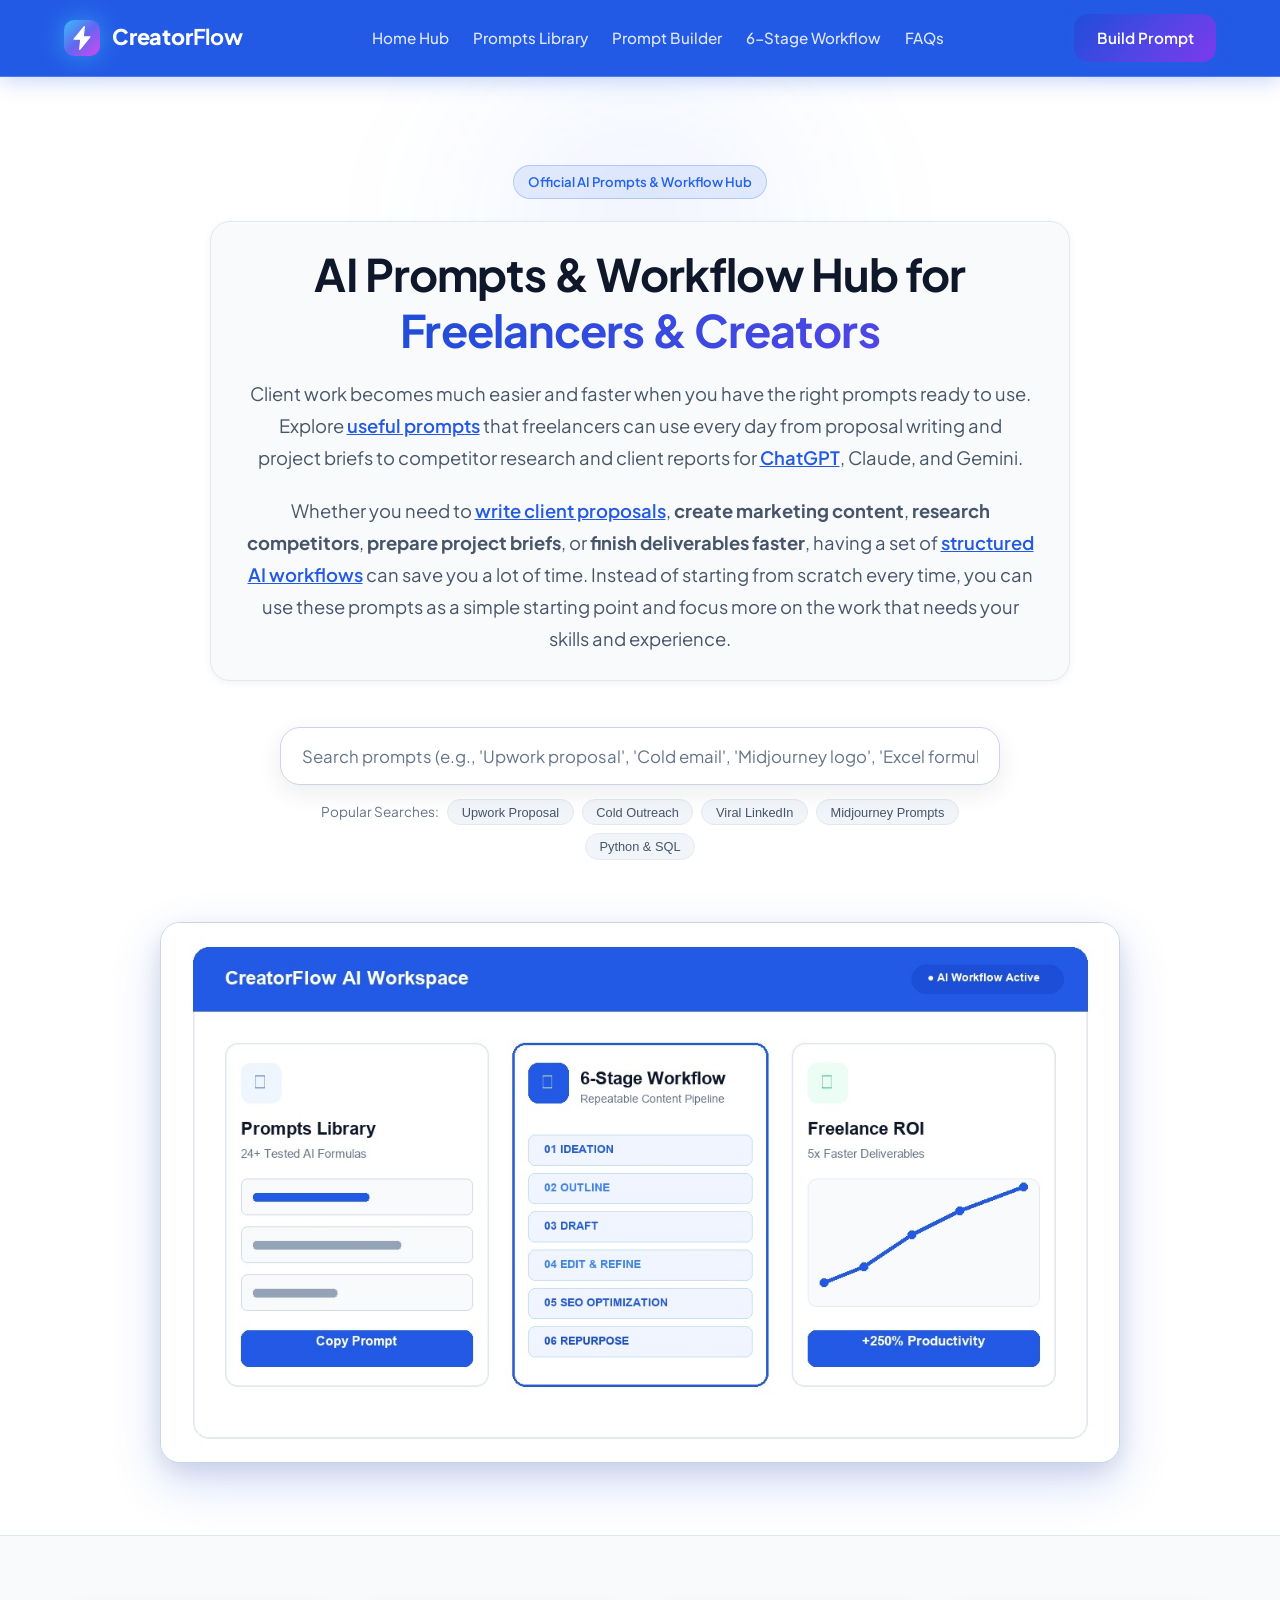
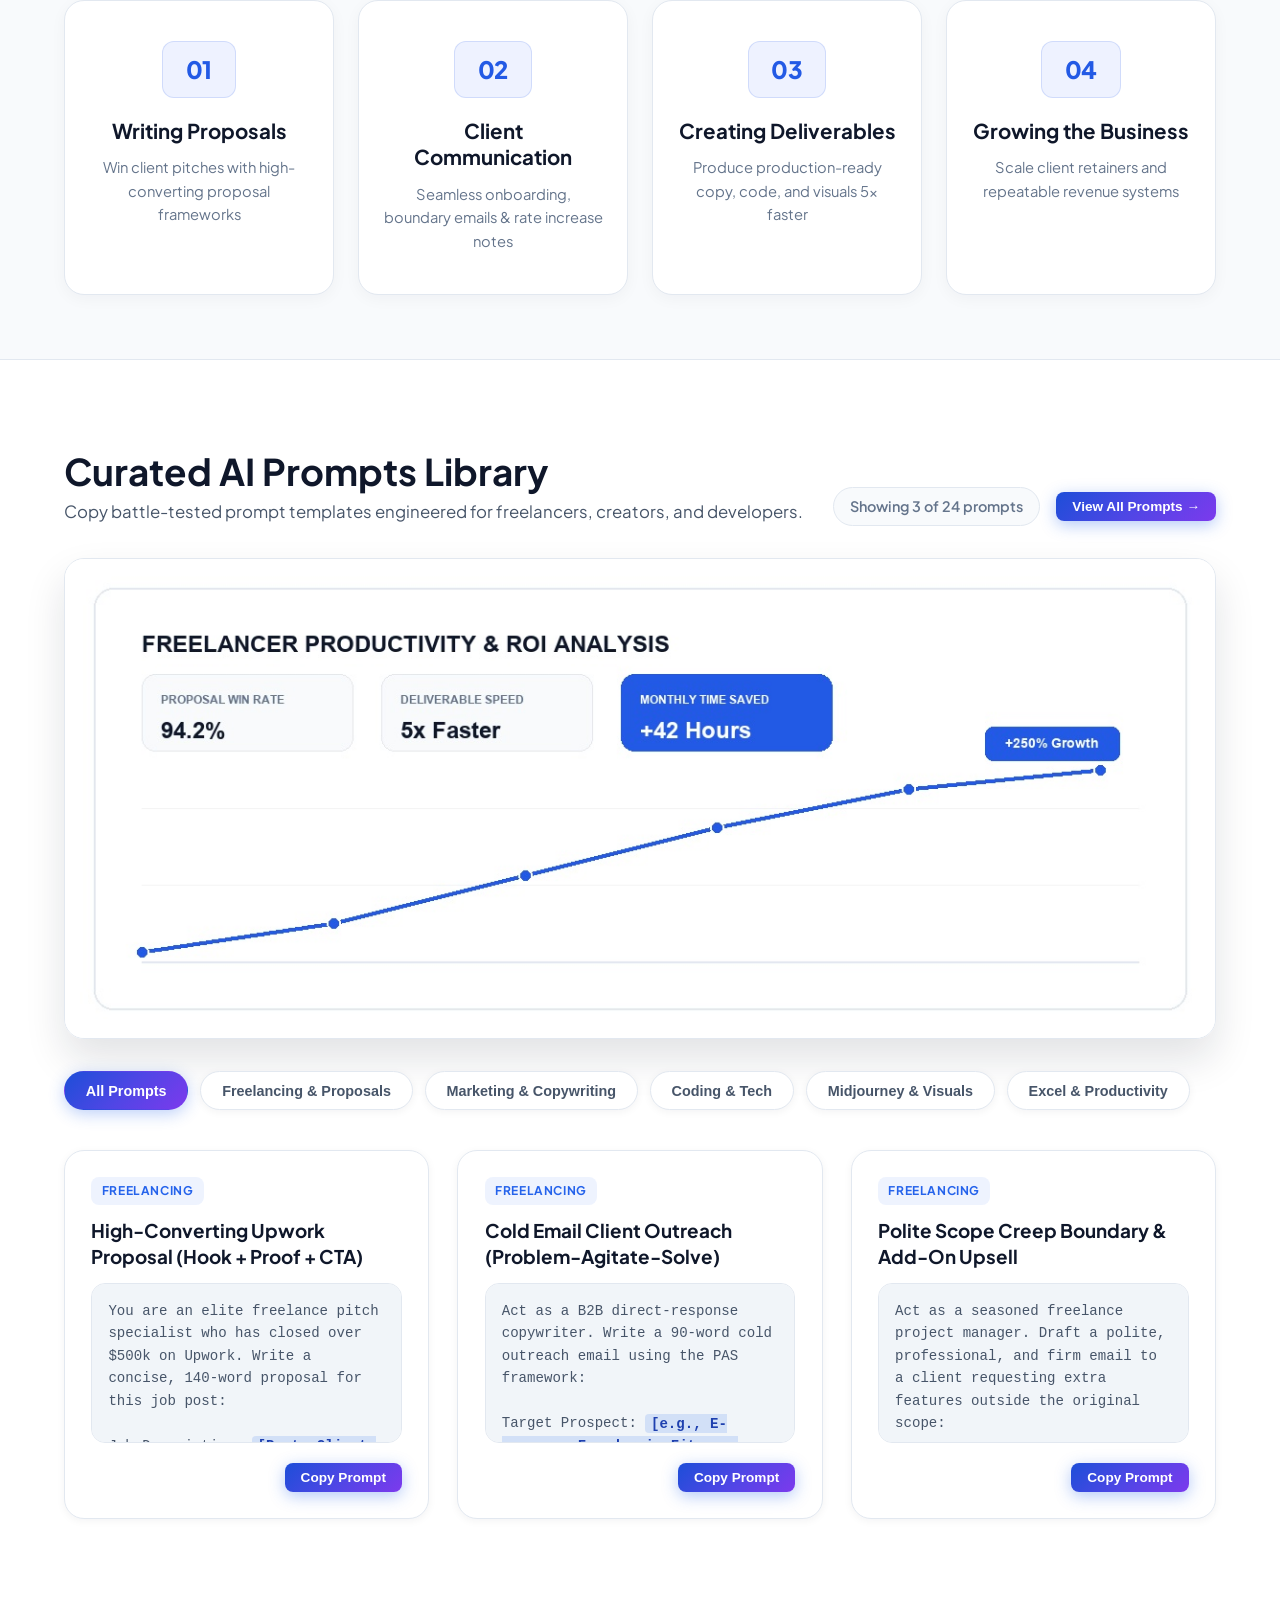
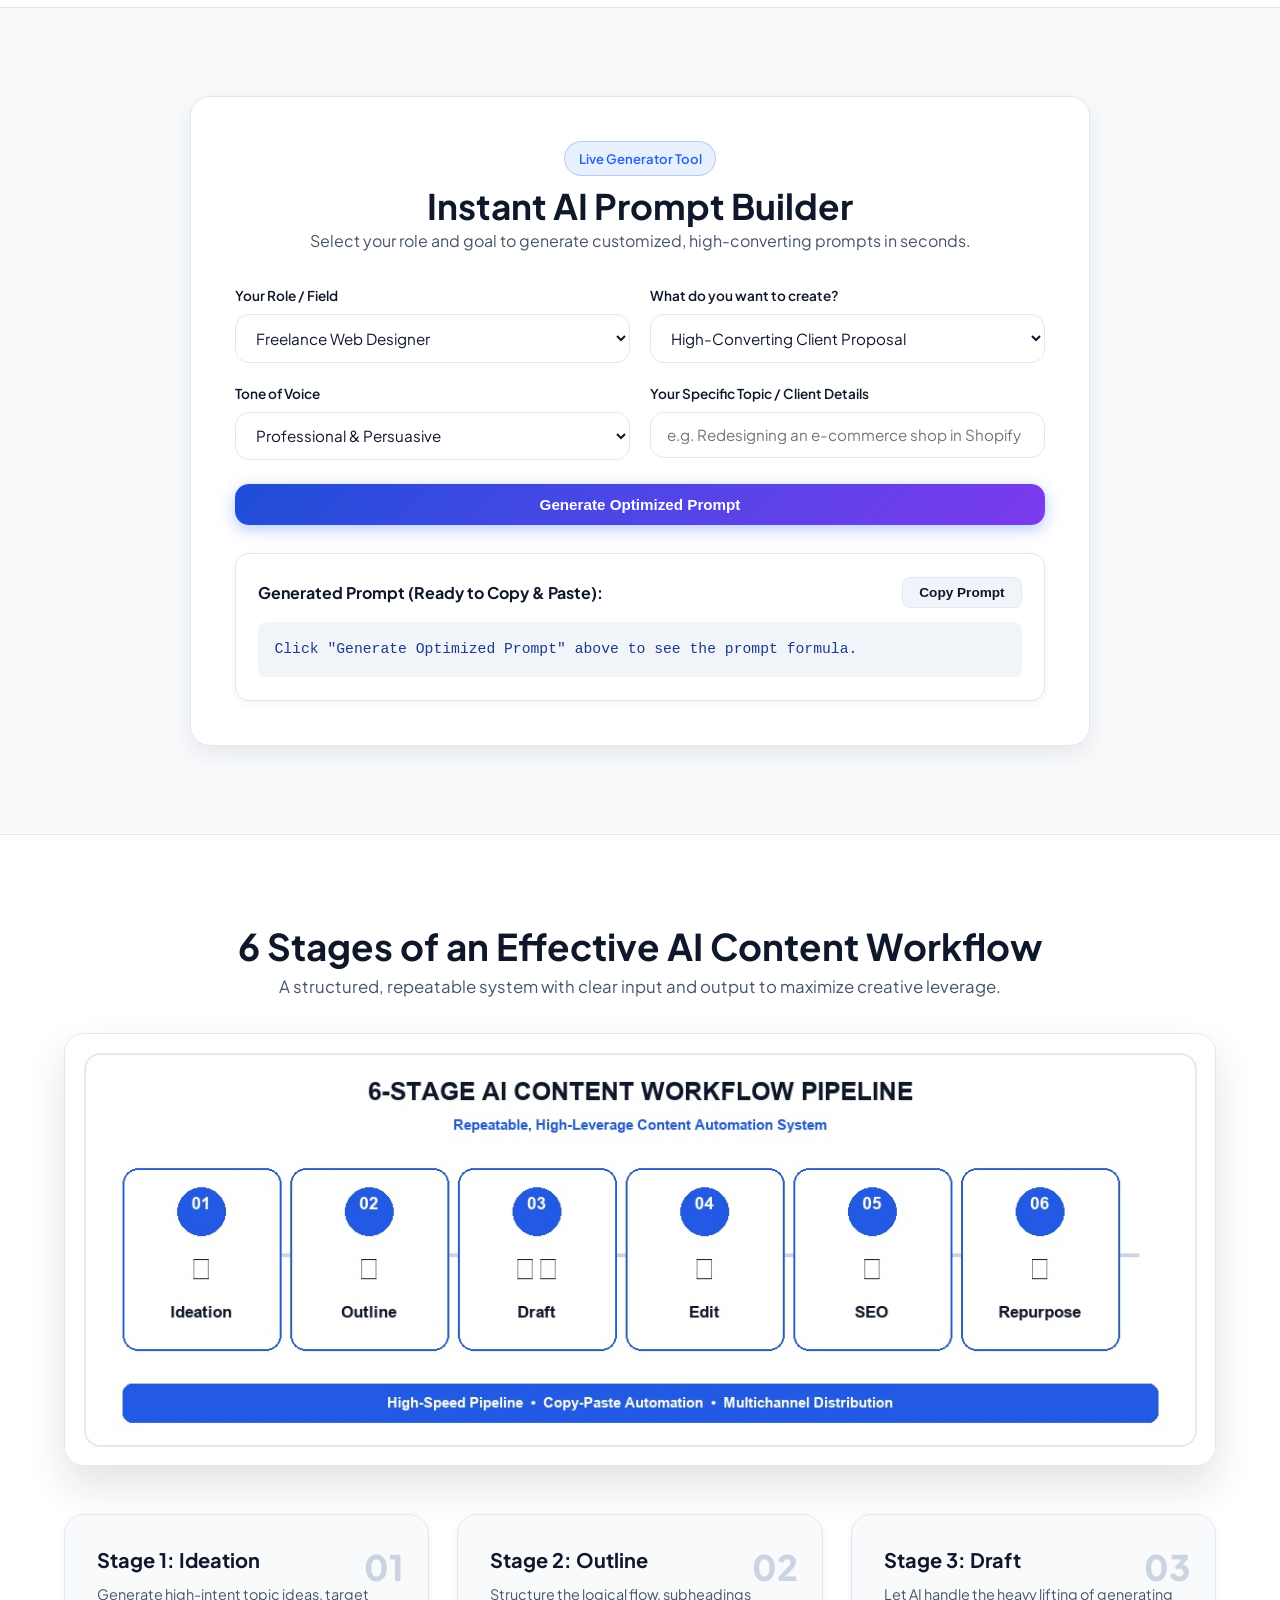
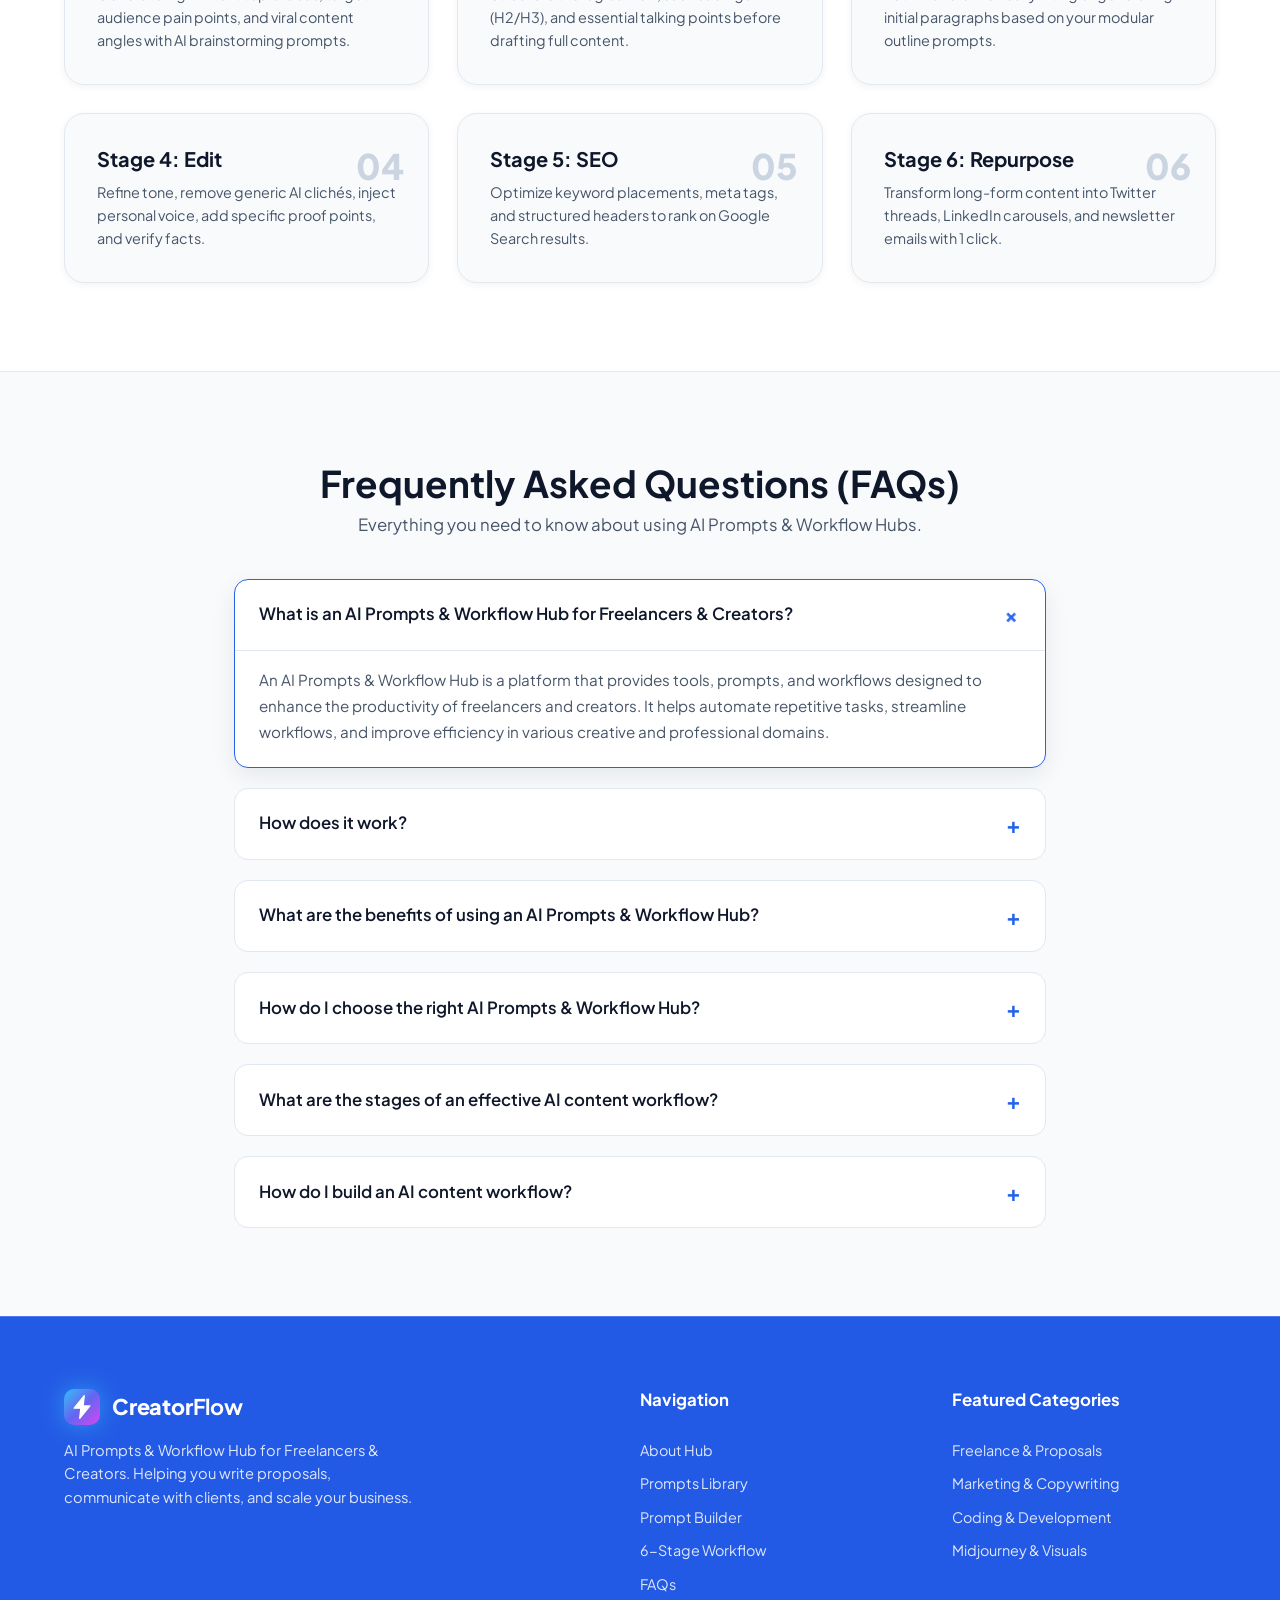
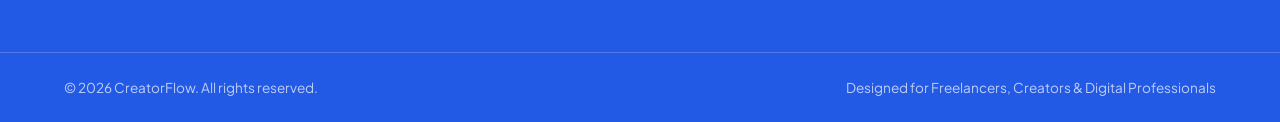
<file: index.html>
<!DOCTYPE html>
<html lang="en">
<head>
  <meta charset="UTF-8">
  <meta name="viewport" content="width=device-width, initial-scale=1.0">
  <title>CreatorFlow | AI Prompts & Workflow Hub for Freelancers & Creators</title>
  
  <!-- SEO Meta Tags -->
  <meta name="description" content="AI prompts and workflow hubs are essential tools for freelancers and creators to streamline work processes, enhance productivity, write proposals, and scale business revenue.">
  <meta name="keywords" content="AI Prompts & Workflow Hub for Freelancers & Creators, ChatGPT prompts, Midjourney prompts, Freelance workflows, Copywriting prompts, Coding prompts, CreatorFlow, AI workflow hub, proposal generator">
  <meta name="author" content="CreatorFlow">
  <meta name="robots" content="index, follow, max-image-preview:large, max-snippet:-1, max-video-preview:-1">
  <meta name="theme-color" content="#060913">
  <link rel="canonical" href="https://creator-flow-3ej.pages.dev/">
  
  <!-- Open Graph / Social Meta -->
  <meta property="og:type" content="website">
  <meta property="og:title" content="CreatorFlow | AI Prompts & Workflow Hub for Freelancers & Creators">
  <meta property="og:description" content="AI prompts and workflow hubs are essential tools for freelancers and creators to streamline work processes, enhance productivity, write proposals, and scale business revenue.">
  <meta property="og:url" content="https://creator-flow-3ej.pages.dev/">
  <meta property="og:site_name" content="CreatorFlow">
  <meta property="og:locale" content="en_US">

  <!-- Twitter Card Meta -->
  <meta name="twitter:card" content="summary_large_image">
  <meta name="twitter:title" content="CreatorFlow | AI Prompts & Workflow Hub for Freelancers & Creators">
  <meta name="twitter:description" content="AI prompts and workflow hubs are essential tools for freelancers and creators to streamline work processes, enhance productivity, write proposals, and scale business revenue.">
  <meta name="twitter:url" content="https://creator-flow-3ej.pages.dev/">

  <!-- Schema.org JSON-LD Structured Data Graph for Search Engines -->
  <script type="application/ld+json">
  {
    "@context": "https://schema.org",
    "@graph": [
      {
        "@type": "WebSite",
        "@id": "https://creator-flow-3ej.pages.dev/#website",
        "url": "https://creator-flow-3ej.pages.dev/",
        "name": "CreatorFlow",
        "description": "AI prompts and workflow hubs are essential tools for freelancers and creators to streamline work processes, enhance productivity, write proposals, and scale business revenue.",
        "publisher": {
          "@id": "https://creator-flow-3ej.pages.dev/#organization"
        },
        "potentialAction": {
          "@type": "SearchAction",
          "target": "https://creator-flow-3ej.pages.dev/?s={search_term_string}",
          "query-input": "required name=search_term_string"
        }
      },
      {
        "@type": "Organization",
        "@id": "https://creator-flow-3ej.pages.dev/#organization",
        "name": "CreatorFlow",
        "url": "https://creator-flow-3ej.pages.dev/",
        "description": "AI prompts and workflow hubs are essential tools for freelancers and creators to streamline work processes, enhance productivity, write proposals, and scale business revenue."
      },
      {
        "@type": "WebApplication",
        "@id": "https://creator-flow-3ej.pages.dev/#webapp",
        "name": "CreatorFlow AI Prompt Builder",
        "url": "https://creator-flow-3ej.pages.dev/",
        "applicationCategory": "BusinessApplication",
        "operatingSystem": "All",
        "browserRequirements": "Requires JavaScript. Requires HTML5."
      },
      {
        "@type": "FAQPage",
        "@id": "https://creator-flow-3ej.pages.dev/#faq",
        "mainEntity": [
          {
            "@type": "Question",
            "name": "What is an AI Prompts & Workflow Hub for Freelancers & Creators?",
            "acceptedAnswer": {
              "@type": "Answer",
              "text": "An AI Prompts & Workflow Hub is a platform that provides tools, prompts, and workflows designed to enhance the productivity of freelancers and creators. It helps automate repetitive tasks, streamline workflows, and improve efficiency in various creative and professional domains."
            }
          },
          {
            "@type": "Question",
            "name": "How does it work?",
            "acceptedAnswer": {
              "@type": "Answer",
              "text": "The hub offers a range of AI tools, such as ChatGPT, Claude, and Gemini, along with structured prompt templates and automated workflows. These tools are used to handle drafting, scheduling, data entry, and client communication through repeatable, copy-paste prompts."
            }
          },
          {
            "@type": "Question",
            "name": "What are the benefits of using an AI Prompts & Workflow Hub?",
            "acceptedAnswer": {
              "@type": "Answer",
              "text": "Using an AI Prompts & Workflow Hub can save time and mental energy, allowing freelancers and creators to focus on more creative and strategic tasks. It can also help in saving time on repetitive tasks, such as reformatting proposals or rewriting variations of the same social caption, which can lead to increased revenue."
            }
          },
          {
            "@type": "Question",
            "name": "How do I choose the right AI Prompts & Workflow Hub?",
            "acceptedAnswer": {
              "@type": "Answer",
              "text": "When selecting an AI Prompts & Workflow Hub, consider the tools that solve recurring problems, accept realistic inputs, and produce deliverables that can be edited and delivered. Look for tools that integrate well with your current workflow and reduce friction across multiple projects."
            }
          },
          {
            "@type": "Question",
            "name": "What are the stages of an effective AI content workflow?",
            "acceptedAnswer": {
              "@type": "Answer",
              "text": "An effective AI content workflow typically runs in six stages: ideation, outline, draft, edit, SEO, and repurpose. Each stage should have a clear input and output, allowing the model to handle the heavy lifting of generating and reshaping text."
            }
          },
          {
            "@type": "Question",
            "name": "How do I build an AI content workflow?",
            "acceptedAnswer": {
              "@type": "Answer",
              "text": "Building an AI content workflow involves creating a repeatable system for producing content with AI. This includes stages like ideation, outlining, drafting, editing, SEO, and repurposing. Each stage should be standardized with clear prompts and quality checkpoints to deliver reliable, high-converting results every time."
            }
          }
        ]
      }
    ]
  }
  </script>

  <!-- Google Fonts -->
  <link rel="preconnect" href="https://fonts.googleapis.com">
  <link rel="preconnect" href="https://fonts.gstatic.com" crossorigin>
  <link href="https://fonts.googleapis.com/css2?family=Plus+Jakarta+Sans:wght@400;500;600;700;800&display=swap" rel="stylesheet">
  
  <!-- CSS Stylesheet -->
  <link rel="stylesheet" href="style.css">
</head>
<body>

  <!-- Navigation (Dark Blue with Viral SVG Logo Icon) -->
  <header class="navbar">
    <div class="nav-container">
      <a href="#" class="logo">
        <div class="brand-icon-wrapper">
          <svg class="brand-svg-logo" viewBox="0 0 32 32" fill="none" xmlns="http://www.w3.org/2000/svg">
            <defs>
              <linearGradient id="logoGrad" x1="0%" y1="0%" x2="100%" y2="100%">
                <stop offset="0%" stop-color="#38bdf8" />
                <stop offset="50%" stop-color="#6366f1" />
                <stop offset="100%" stop-color="#d946ef" />
              </linearGradient>
            </defs>
            <rect width="32" height="32" rx="9" fill="url(#logoGrad)"/>
            <!-- Sleek AI Flow Lightning Vector -->
            <path d="M18 6L9 17H15L14 26L23 15H17L18 6Z" fill="#ffffff" stroke="#ffffff" stroke-width="1.2" stroke-linejoin="round"/>
          </svg>
        </div>
        <span>Creator<strong>Flow</strong></span>
      </a>

      <nav class="nav-links">
        <a href="index.html" class="active">Home Hub</a>
        <a href="prompts.html">Prompts Library</a>
        <a href="builder.html">Prompt Builder</a>
        <a href="workflow.html">6-Stage Workflow</a>
        <a href="faq.html">FAQs</a>
      </nav>

      <div class="nav-actions">
        <a href="builder.html" class="btn btn-primary">
          Build Prompt
        </a>
      </div>
    </div>
  </header>

  <!-- Main Content Body -->
  <main>
    <!-- Hero Section (Dark Blue) -->
    <section class="hero-section" id="about">
    <div class="container hero-content">
      <div class="badge">
        Official AI Prompts & Workflow Hub
      </div>
      <!-- User Provided Intro Text with Main Heading & In-Context Hyperlinks -->
      <div class="intro-box">
        <h1 class="hero-title" style="margin-bottom: 1.25rem; font-size: 2.8rem; text-align: center;">
          AI Prompts & Workflow Hub for <span class="gradient-text">Freelancers & Creators</span>
        </h1>
        <p class="hero-subtitle">
          Client work becomes much easier and faster when you have the right prompts ready to use. Explore <a href="prompts.html" style="color: #235AE5; text-decoration: underline; font-weight: 600;">useful prompts</a> that freelancers can use every day from proposal writing and project briefs to competitor research and client reports for <a href="https://chatgpt.com" target="_blank" rel="noopener" style="color: #235AE5; text-decoration: underline; font-weight: 600;">ChatGPT</a>, Claude, and Gemini.
        </p>
        <p class="hero-subtitle" style="margin-top: 1.25rem;">
          Whether you need to <a href="builder.html" style="color: #235AE5; text-decoration: underline; font-weight: 600;">write client proposals</a>, <strong>create marketing content</strong>, <strong>research competitors</strong>, <strong>prepare project briefs</strong>, or <strong>finish deliverables faster</strong>, having a set of <a href="workflow.html" style="color: #235AE5; text-decoration: underline; font-weight: 600;">structured AI workflows</a> can save you a lot of time. Instead of starting from scratch every time, you can use these prompts as a simple starting point and focus more on the work that needs your skills and experience.
        </p>
      </div>

      <!-- Live Search Bar -->
      <div class="search-box-wrapper">
        <div class="search-box">
          <input type="text" id="search-input" placeholder="Search prompts (e.g., 'Upwork proposal', 'Cold email', 'Midjourney logo', 'Excel formula', 'SQL')..." autocomplete="off">
          <button id="clear-search" class="clear-btn" style="display: none;">&times;</button>
        </div>
        <div class="quick-tags">
          <span>Popular Searches:</span>
          <button class="quick-tag" data-tag="Proposal">Upwork Proposal</button>
          <button class="quick-tag" data-tag="Cold Email">Cold Outreach</button>
          <button class="quick-tag" data-tag="LinkedIn">Viral LinkedIn</button>
          <button class="quick-tag" data-tag="Midjourney">Midjourney Prompts</button>
          <button class="quick-tag" data-tag="Coding">Python & SQL</button>
        </div>
      </div>

      <!-- Hero Dashboard Preview Showcase Image -->
      <div class="hero-image-wrapper">
        <img src="assets/images/hero_dashboard.jpg" alt="CreatorFlow AI Prompts & Workflow Dashboard Preview" class="hero-preview-img" loading="eager">
      </div>
    </div>
  </section>

  <!-- Key Benefits Grid (Clean 4-Column Layout Matching Reference Design) -->
  <section class="stats-bar">
    <div class="container">
      <div class="stats-grid">
        <div class="stat-item">
          <div class="stat-num">01</div>
          <h3>Writing Proposals</h3>
          <p>Win client pitches with high-converting proposal frameworks</p>
        </div>
        <div class="stat-item">
          <div class="stat-num">02</div>
          <h3>Client Communication</h3>
          <p>Seamless onboarding, boundary emails & rate increase notes</p>
        </div>
        <div class="stat-item">
          <div class="stat-num">03</div>
          <h3>Creating Deliverables</h3>
          <p>Produce production-ready copy, code, and visuals 5x faster</p>
        </div>
        <div class="stat-item">
          <div class="stat-num">04</div>
          <h3>Growing the Business</h3>
          <p>Scale client retainers and repeatable revenue systems</p>
        </div>
      </div>
    </div>
  </section>

  <!-- Prompts Hub Section (White Section) -->
  <section id="prompts" class="prompts-section">
    <div class="container">
      <div class="section-header">
        <div>
          <h2>Curated AI Prompts Library</h2>
          <p>Copy battle-tested prompt templates engineered for freelancers, creators, and developers.</p>
        </div>
        <div class="section-header-actions" style="display: flex; align-items: center; gap: 1rem; flex-wrap: wrap;">
          <div class="active-count" id="prompt-count">Showing 3 prompts</div>
          <button id="view-all-prompts-btn" class="btn btn-primary btn-sm">View All Prompts &rarr;</button>
        </div>
      </div>

      <!-- Growth & Performance Banner Showcase Image -->
      <div class="workflow-visual-banner" style="margin-bottom: 2rem;">
        <img src="assets/images/freelance_growth.jpg" alt="Freelancer Growth Metrics & Prompt Analytics Dashboard" class="workflow-banner-img" loading="lazy">
      </div>

      <!-- Category Filter Pills -->
      <div class="filter-pills" id="category-filters">
        <button class="filter-btn active" data-category="all">All Prompts</button>
        <button class="filter-btn" data-category="freelancing">Freelancing & Proposals</button>
        <button class="filter-btn" data-category="marketing">Marketing & Copywriting</button>
        <button class="filter-btn" data-category="coding">Coding & Tech</button>
        <button class="filter-btn" data-category="midjourney">Midjourney & Visuals</button>
        <button class="filter-btn" data-category="productivity">Excel & Productivity</button>
      </div>

      <!-- Prompts Grid (Rendered by JS) -->
      <div class="prompts-grid" id="prompts-container">
        <!-- Cards rendered dynamically -->
      </div>
    </div>
  </section>

  <!-- Interactive AI Prompt Generator / Customizer (White Section) -->
  <section id="generator" class="generator-section">
    <div class="container">
      <div class="generator-card">
        <div class="generator-header">
          <div class="badge">Live Generator Tool</div>
          <h2>Instant AI Prompt Builder</h2>
          <p>Select your role and goal to generate customized, high-converting prompts in seconds.</p>
        </div>

        <div class="generator-form-grid">
          <div class="form-group">
            <label for="prompt-role">Your Role / Field</label>
            <select id="prompt-role" class="form-select">
              <option value="Freelance Web Designer">Freelance Web Designer</option>
              <option value="Content Creator & Copywriter">Content Creator & Copywriter</option>
              <option value="Senior Software Developer">Senior Software Developer</option>
              <option value="Social Media Marketer">Social Media Marketer</option>
              <option value="Virtual Assistant / Data Analyst">Virtual Assistant / Data Analyst</option>
            </select>
          </div>

          <div class="form-group">
            <label for="prompt-goal">What do you want to create?</label>
            <select id="prompt-goal" class="form-select">
              <option value="High-Converting Client Proposal">High-Converting Client Proposal</option>
              <option value="Viral Social Media Hook & Post">Viral Social Media Hook & Post</option>
              <option value="Cold Outreach Email with Personalization">Cold Outreach Email with Personalization</option>
              <option value="Code Optimization & Bug Fix">Code Optimization & Bug Fix</option>
              <option value="SEO-Optimized Blog Outline">SEO-Optimized Blog Outline</option>
            </select>
          </div>

          <div class="form-group">
            <label for="prompt-tone">Tone of Voice</label>
            <select id="prompt-tone" class="form-select">
              <option value="Professional & Persuasive">Professional & Persuasive</option>
              <option value="Casual, Engaging & Punchy">Casual, Engaging & Punchy</option>
              <option value="Direct, Concise & High-Impact">Direct, Concise & High-Impact</option>
              <option value="Authoritative & Technical">Authoritative & Technical</option>
            </select>
          </div>

          <div class="form-group">
            <label for="prompt-topic">Your Specific Topic / Client Details</label>
            <input type="text" id="prompt-topic" class="form-input" placeholder="e.g. Redesigning an e-commerce shop in Shopify">
          </div>
        </div>

        <button id="generate-prompt-btn" class="btn btn-primary btn-block">
          Generate Optimized Prompt
        </button>

        <!-- Result Box -->
        <div class="generator-result-wrapper" id="result-wrapper">
          <div class="result-top">
            <span><strong>Generated Prompt (Ready to Copy & Paste):</strong></span>
            <button class="btn btn-secondary btn-sm" id="copy-generated-btn">
              Copy Prompt
            </button>
          </div>
          <pre class="result-text" id="generated-output">Click "Generate Optimized Prompt" above to see the prompt formula.</pre>
        </div>
      </div>
    </div>
  </section>

  <!-- Workflows Section (White Section) -->
  <section id="workflows" class="workflows-section">
    <div class="container">
      <div class="section-header center">
        <h2>6 Stages of an Effective AI Content Workflow</h2>
        <p>A structured, repeatable system with clear input and output to maximize creative leverage.</p>
      </div>

      <!-- 6-Stage AI Workflow Pipeline Infographic Banner -->
      <div class="workflow-visual-banner">
        <img src="assets/images/workflow_pipeline.jpg" alt="6-Stage AI Workflow Pipeline Infographic Diagram" class="workflow-banner-img" loading="lazy">
      </div>

      <div class="workflows-grid">
        <div class="workflow-card">
          <div class="workflow-step-num">01</div>
          <h3>Stage 1: Ideation</h3>
          <p>Generate high-intent topic ideas, target audience pain points, and viral content angles with AI brainstorming prompts.</p>
        </div>

        <div class="workflow-card">
          <div class="workflow-step-num">02</div>
          <h3>Stage 2: Outline</h3>
          <p>Structure the logical flow, subheadings (H2/H3), and essential talking points before drafting full content.</p>
        </div>

        <div class="workflow-card">
          <div class="workflow-step-num">03</div>
          <h3>Stage 3: Draft</h3>
          <p>Let AI handle the heavy lifting of generating initial paragraphs based on your modular outline prompts.</p>
        </div>

        <div class="workflow-card">
          <div class="workflow-step-num">04</div>
          <h3>Stage 4: Edit</h3>
          <p>Refine tone, remove generic AI clichés, inject personal voice, add specific proof points, and verify facts.</p>
        </div>

        <div class="workflow-card">
          <div class="workflow-step-num">05</div>
          <h3>Stage 5: SEO</h3>
          <p>Optimize keyword placements, meta tags, and structured headers to rank on Google Search results.</p>
        </div>

        <div class="workflow-card">
          <div class="workflow-step-num">06</div>
          <h3>Stage 6: Repurpose</h3>
          <p>Transform long-form content into Twitter threads, LinkedIn carousels, and newsletter emails with 1 click.</p>
        </div>
      </div>
    </div>
  </section>

  <!-- FAQ Section (Clean User-Provided FAQs at End) -->
  <section id="faq" class="faq-section">
    <div class="container faq-container">
      <div class="section-header center">
        <h2>Frequently Asked Questions (FAQs)</h2>
        <p>Everything you need to know about using AI Prompts & Workflow Hubs.</p>
      </div>

      <div class="faq-accordion">
        
        <!-- FAQ 1 -->
        <details class="faq-item" open>
          <summary class="faq-question">
            <span>What is an AI Prompts & Workflow Hub for Freelancers & Creators?</span>
            <span class="faq-indicator">+</span>
          </summary>
          <div class="faq-answer">
            <p>An AI Prompts & Workflow Hub is a platform that provides tools, prompts, and workflows designed to enhance the productivity of freelancers and creators. It helps automate repetitive tasks, streamline workflows, and improve efficiency in various creative and professional domains.</p>
          </div>
        </details>

        <!-- FAQ 2 -->
        <details class="faq-item">
          <summary class="faq-question">
            <span>How does it work?</span>
            <span class="faq-indicator">+</span>
          </summary>
          <div class="faq-answer">
            <p>The hub offers a range of AI tools, such as ChatGPT, Claude, and Gemini, along with structured prompt templates and automated workflows. These tools are used to handle drafting, scheduling, data entry, and client communication through repeatable, copy-paste prompts.</p>
          </div>
        </details>

        <!-- FAQ 3 -->
        <details class="faq-item">
          <summary class="faq-question">
            <span>What are the benefits of using an AI Prompts & Workflow Hub?</span>
            <span class="faq-indicator">+</span>
          </summary>
          <div class="faq-answer">
            <p>Using an AI Prompts & Workflow Hub can save time and mental energy, allowing freelancers and creators to focus on more creative and strategic tasks. It can also help in saving time on repetitive tasks, such as reformatting proposals or rewriting variations of the same social caption, which can lead to increased revenue.</p>
          </div>
        </details>

        <!-- FAQ 4 -->
        <details class="faq-item">
          <summary class="faq-question">
            <span>How do I choose the right AI Prompts & Workflow Hub?</span>
            <span class="faq-indicator">+</span>
          </summary>
          <div class="faq-answer">
            <p>When selecting an AI Prompts & Workflow Hub, consider the tools that solve recurring problems, accept realistic inputs, and produce deliverables that can be edited and delivered. Look for tools that integrate well with your current workflow and reduce friction across multiple projects.</p>
          </div>
        </details>

        <!-- FAQ 5 -->
        <details class="faq-item">
          <summary class="faq-question">
            <span>What are the stages of an effective AI content workflow?</span>
            <span class="faq-indicator">+</span>
          </summary>
          <div class="faq-answer">
            <p>An effective AI content workflow typically runs in six stages: ideation, outline, draft, edit, SEO, and repurpose. Each stage should have a clear input and output, allowing the model to handle the heavy lifting of generating and reshaping text.</p>
          </div>
        </details>

        <!-- FAQ 6 -->
        <details class="faq-item">
          <summary class="faq-question">
            <span>How do I build an AI content workflow?</span>
            <span class="faq-indicator">+</span>
          </summary>
          <div class="faq-answer">
            <p>Building an AI content workflow involves creating a repeatable system for producing content with AI. This includes stages like ideation, outlining, drafting, editing, SEO, and repurposing. Each stage should be standardized with clear prompts and quality checkpoints to deliver reliable, high-converting results every time.</p>
          </div>
        </details>

      </div>
    </div>
  </section>

  </main>

  <!-- Footer (Dark Blue) -->
  <footer class="footer">
    <div class="container footer-content">
      <div class="footer-brand">
        <div class="logo">
          <div class="brand-icon-wrapper">
            <svg class="brand-svg-logo" viewBox="0 0 32 32" fill="none" xmlns="http://www.w3.org/2000/svg">
              <rect width="32" height="32" rx="9" fill="url(#logoGrad)"/>
              <path d="M18 6L9 17H15L14 26L23 15H17L18 6Z" fill="#ffffff" stroke="#ffffff" stroke-width="1.2" stroke-linejoin="round"/>
            </svg>
          </div>
          <span>Creator<strong>Flow</strong></span>
        </div>
        <p>AI Prompts & Workflow Hub for Freelancers & Creators. Helping you write proposals, communicate with clients, and scale your business.</p>
      </div>

      <div class="footer-links">
        <h4>Navigation</h4>
        <a href="#about">About Hub</a>
        <a href="#prompts">Prompts Library</a>
        <a href="#generator">Prompt Builder</a>
        <a href="#workflows">6-Stage Workflow</a>
        <a href="#faq">FAQs</a>
      </div>

      <div class="footer-links">
        <h4>Featured Categories</h4>
        <a href="#prompts">Freelance & Proposals</a>
        <a href="#prompts">Marketing & Copywriting</a>
        <a href="#prompts">Coding & Development</a>
        <a href="#prompts">Midjourney & Visuals</a>
      </div>
    </div>
    <div class="footer-bottom">
      <div class="container bottom-flex">
        <p>&copy; 2026 CreatorFlow. All rights reserved.</p>
        <p>Designed for Freelancers, Creators & Digital Professionals</p>
      </div>
    </div>
  </footer>

  <!-- Toast Notification -->
  <div id="toast" class="toast">
    <span id="toast-msg">Prompt copied to clipboard!</span>
  </div>

  <!-- JavaScript -->
  <script src="app.js"></script>
</body>
</html>
</file>
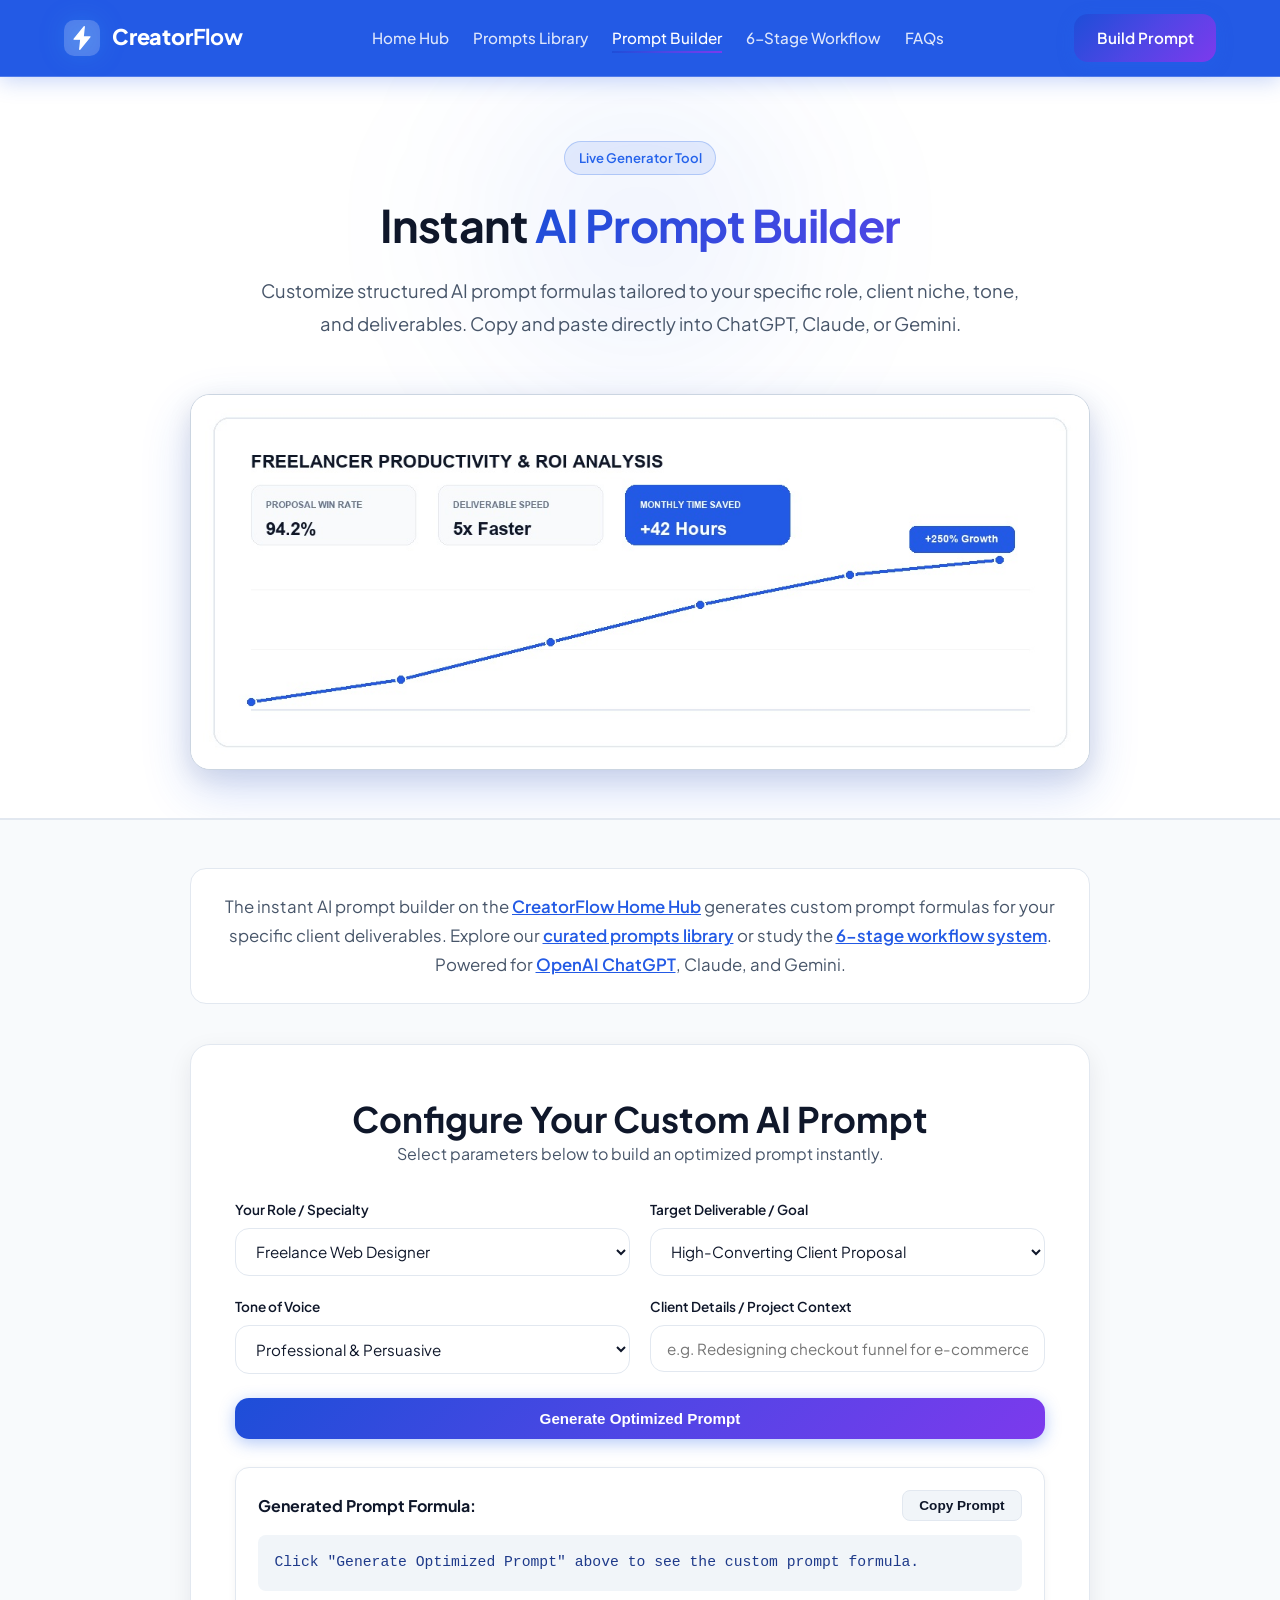
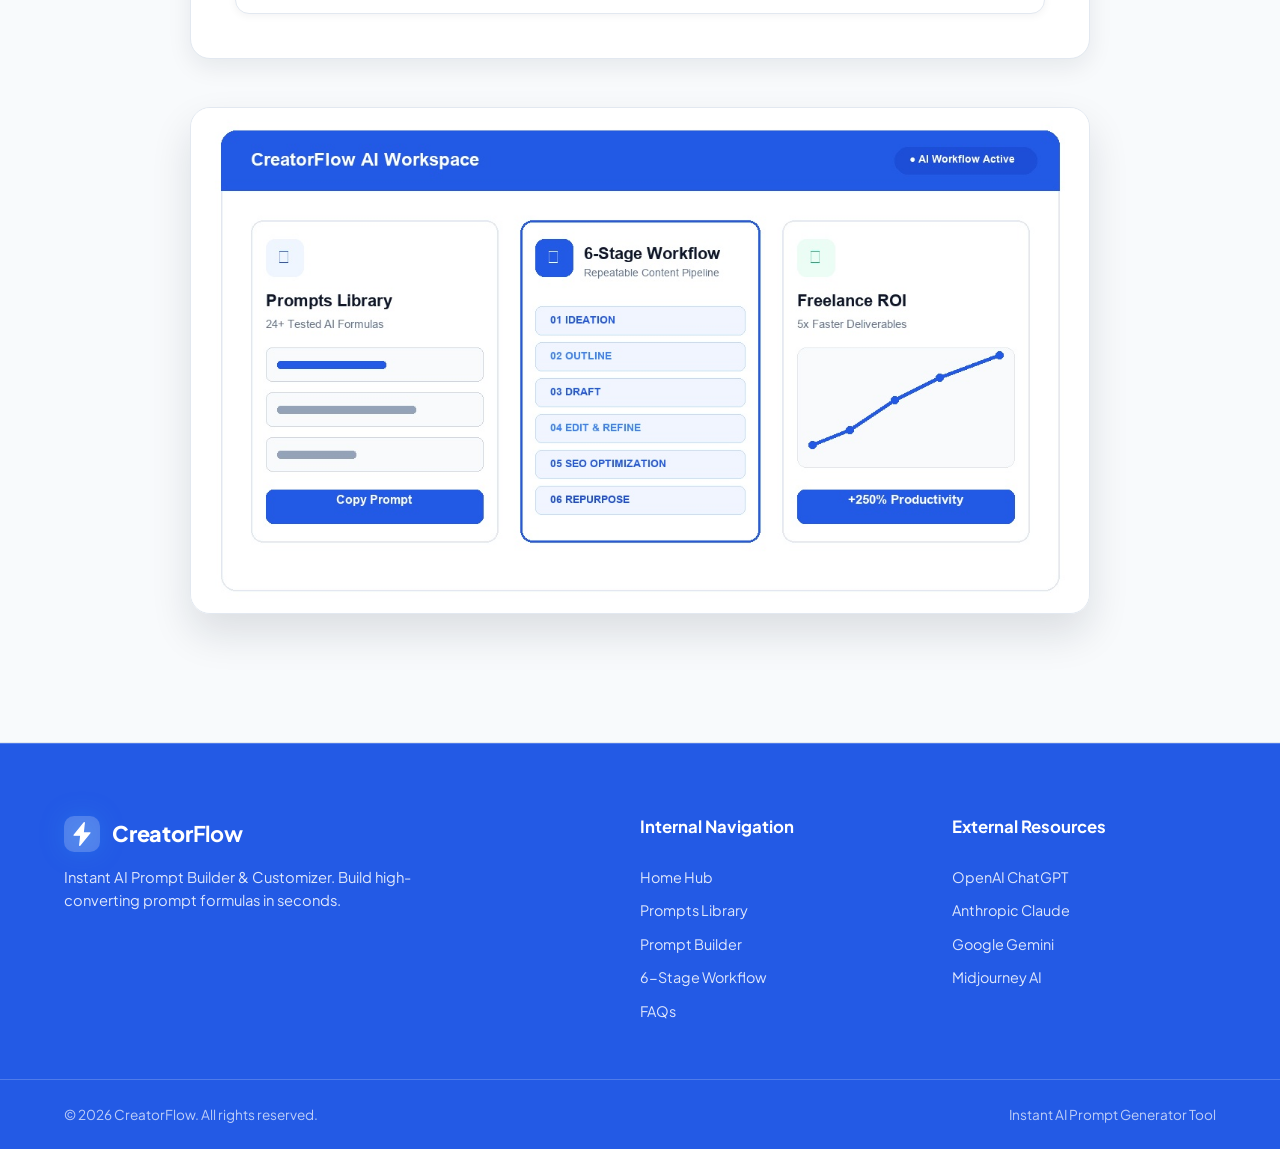
<file: builder.html>
<!DOCTYPE html>
<html lang="en">
<head>
  <meta charset="UTF-8">
  <meta name="viewport" content="width=device-width, initial-scale=1.0">
  <title>Instant AI Prompt Builder & Customizer | CreatorFlow</title>
  <meta name="description" content="Generate customized, high-converting AI prompts tailored to your freelance role, project goal, and client details in seconds.">
  <meta name="keywords" content="AI Prompt Builder, Prompt Customizer, Proposal Generator, ChatGPT prompt generator, Freelance prompt tool">
  <meta name="robots" content="index, follow">
  <meta name="theme-color" content="#235AE5">
  <link rel="canonical" href="https://creator-flow-3ej.pages.dev/builder.html">

  <!-- Open Graph -->
  <meta property="og:type" content="website">
  <meta property="og:title" content="Instant AI Prompt Builder & Customizer | CreatorFlow">
  <meta property="og:description" content="Generate customized, high-converting AI prompts tailored to your freelance role, project goal, and client details in seconds.">
  <meta property="og:url" content="https://creator-flow-3ej.pages.dev/builder.html">

  <link rel="preconnect" href="https://fonts.googleapis.com">
  <link rel="preconnect" href="https://fonts.gstatic.com" crossorigin>
  <link href="https://fonts.googleapis.com/css2?family=Plus+Jakarta+Sans:wght@400;500;600;700;800&display=swap" rel="stylesheet">
  <link rel="stylesheet" href="style.css">
</head>
<body>

  <!-- Navigation Bar -->
  <header class="navbar">
    <div class="nav-container">
      <a href="index.html" class="logo">
        <div class="brand-icon-wrapper">
          <svg class="brand-svg-logo" viewBox="0 0 32 32" fill="none" xmlns="http://www.w3.org/2000/svg">
            <rect width="32" height="32" rx="9" fill="#ffffff" fill-opacity="0.2"/>
            <path d="M18 6L9 17H15L14 26L23 15H17L18 6Z" fill="#ffffff" stroke="#ffffff" stroke-width="1.2" stroke-linejoin="round"/>
          </svg>
        </div>
        <span>Creator<strong>Flow</strong></span>
      </a>

      <nav class="nav-links">
        <a href="index.html">Home Hub</a>
        <a href="prompts.html">Prompts Library</a>
        <a href="builder.html" class="active">Prompt Builder</a>
        <a href="workflow.html">6-Stage Workflow</a>
        <a href="faq.html">FAQs</a>
      </nav>

      <div class="nav-actions">
        <a href="builder.html" class="btn btn-primary">Build Prompt</a>
      </div>
    </div>
  </header>

  <main>
    <section class="hero-section" style="padding: 4rem 0 3rem; background: #ffffff;">
      <div class="container hero-content">
        <div class="badge">Live Generator Tool</div>
        <h1 class="hero-title" style="font-size: 2.8rem; color: #0f172a;">
          Instant <span class="gradient-text">AI Prompt Builder</span>
        </h1>
        <p class="hero-subtitle" style="max-width: 760px; color: #475569;">
          Customize structured AI prompt formulas tailored to your specific role, client niche, tone, and deliverables. Copy and paste directly into ChatGPT, Claude, or Gemini.
        </p>

        <!-- Builder Showcase Image -->
        <div class="hero-image-wrapper" style="margin-top: 2rem; max-width: 900px;">
          <img src="assets/images/freelance_growth.jpg" alt="Freelancer Growth & AI Prompt Performance Dashboard" class="hero-preview-img" loading="eager">
        </div>
      </div>
    </section>

    <!-- Interactive Generator Form -->
    <section id="generator" class="generator-section" style="padding: 3rem 0 5rem; background: #f8fafc;">
      <div class="container">
        <!-- Builder Subtitle with Contextual In-Text Links -->
        <div style="background: #ffffff; border: 1px solid #e2e8f0; border-radius: 16px; padding: 1.5rem 2rem; margin: 0 auto 2.5rem; max-width: 900px; text-align: center;">
          <p style="color: #475569; font-size: 1.05rem; line-height: 1.7;">
            The instant AI prompt builder on the <a href="index.html" style="color: #235AE5; text-decoration: underline; font-weight: 600;">CreatorFlow Home Hub</a> generates custom prompt formulas for your specific client deliverables. Explore our <a href="prompts.html" style="color: #235AE5; text-decoration: underline; font-weight: 600;">curated prompts library</a> or study the <a href="workflow.html" style="color: #235AE5; text-decoration: underline; font-weight: 600;">6-stage workflow system</a>. Powered for <a href="https://chatgpt.com" target="_blank" rel="noopener" style="color: #235AE5; text-decoration: underline; font-weight: 600;">OpenAI ChatGPT</a>, Claude, and Gemini.
          </p>
        </div>

        <div class="generator-card">
          <div class="generator-header">
            <h2>Configure Your Custom AI Prompt</h2>
            <p>Select parameters below to build an optimized prompt instantly.</p>
          </div>

          <div class="generator-form-grid">
            <div class="form-group">
              <label for="prompt-role">Your Role / Specialty</label>
              <select id="prompt-role" class="form-select">
                <option value="Freelance Web Designer">Freelance Web Designer</option>
                <option value="Content Creator & Copywriter">Content Creator & Copywriter</option>
                <option value="Senior Software Developer">Senior Software Developer</option>
                <option value="Social Media Marketer">Social Media Marketer</option>
                <option value="Virtual Assistant / Data Analyst">Virtual Assistant / Data Analyst</option>
              </select>
            </div>

            <div class="form-group">
              <label for="prompt-goal">Target Deliverable / Goal</label>
              <select id="prompt-goal" class="form-select">
                <option value="High-Converting Client Proposal">High-Converting Client Proposal</option>
                <option value="Viral Social Media Hook & Post">Viral Social Media Hook & Post</option>
                <option value="Cold Outreach Email with Personalization">Cold Outreach Email with Personalization</option>
                <option value="Code Optimization & Bug Fix">Code Optimization & Bug Fix</option>
                <option value="SEO-Optimized Blog Outline">SEO-Optimized Blog Outline</option>
              </select>
            </div>

            <div class="form-group">
              <label for="prompt-tone">Tone of Voice</label>
              <select id="prompt-tone" class="form-select">
                <option value="Professional & Persuasive">Professional & Persuasive</option>
                <option value="Casual & Conversational">Casual & Conversational</option>
                <option value="Direct & Analytical">Direct & Analytical</option>
                <option value="Authoritative & Confident">Authoritative & Confident</option>
              </select>
            </div>

            <div class="form-group">
              <label for="prompt-topic">Client Details / Project Context</label>
              <input type="text" id="prompt-topic" class="form-input" placeholder="e.g. Redesigning checkout funnel for e-commerce fitness brand">
            </div>
          </div>

          <button id="generate-prompt-btn" class="btn btn-primary btn-block">
            Generate Optimized Prompt
          </button>

          <!-- Result Box -->
          <div class="generator-result-wrapper" id="result-wrapper">
            <div class="result-top">
              <span><strong>Generated Prompt Formula:</strong></span>
              <button class="btn btn-secondary btn-sm" id="copy-generated-btn">
                Copy Prompt
              </button>
            </div>
            <pre class="result-text" id="generated-output">Click "Generate Optimized Prompt" above to see the custom prompt formula.</pre>
          </div>
        </div>

        <!-- AI Workflow Hub Interface Preview Image Banner -->
        <div class="workflow-visual-banner" style="margin-top: 3rem; max-width: 900px; margin-left: auto; margin-right: auto;">
          <img src="assets/images/hero_dashboard.jpg" alt="AI Workflow Hub Interactive Dashboard Preview" class="workflow-banner-img" loading="lazy">
        </div>
      </div>
    </section>
  </main>

  <footer class="footer">
    <div class="container footer-content">
      <div class="footer-brand">
        <div class="logo">
          <div class="brand-icon-wrapper">
            <svg class="brand-svg-logo" viewBox="0 0 32 32" fill="none" xmlns="http://www.w3.org/2000/svg">
              <rect width="32" height="32" rx="9" fill="#ffffff" fill-opacity="0.2"/>
              <path d="M18 6L9 17H15L14 26L23 15H17L18 6Z" fill="#ffffff" stroke="#ffffff" stroke-width="1.2" stroke-linejoin="round"/>
            </svg>
          </div>
          <span>Creator<strong>Flow</strong></span>
        </div>
        <p>Instant AI Prompt Builder & Customizer. Build high-converting prompt formulas in seconds.</p>
      </div>

      <div class="footer-links">
        <h4>Internal Navigation</h4>
        <a href="index.html">Home Hub</a>
        <a href="prompts.html">Prompts Library</a>
        <a href="builder.html">Prompt Builder</a>
        <a href="workflow.html">6-Stage Workflow</a>
        <a href="faq.html">FAQs</a>
      </div>

      <div class="footer-links">
        <h4>External Resources</h4>
        <a href="https://chatgpt.com" target="_blank" rel="noopener">OpenAI ChatGPT</a>
        <a href="https://claude.ai" target="_blank" rel="noopener">Anthropic Claude</a>
        <a href="https://gemini.google.com" target="_blank" rel="noopener">Google Gemini</a>
        <a href="https://midjourney.com" target="_blank" rel="noopener">Midjourney AI</a>
      </div>
    </div>
    <div class="footer-bottom">
      <div class="container bottom-flex">
        <p>&copy; 2026 CreatorFlow. All rights reserved.</p>
        <p>Instant AI Prompt Generator Tool</p>
      </div>
    </div>
  </footer>

  <!-- Toast & Script -->
  <div id="toast" class="toast">
    <span id="toast-msg">Custom prompt copied to clipboard!</span>
  </div>
  <script src="app.js"></script>
</body>
</html>
</file>
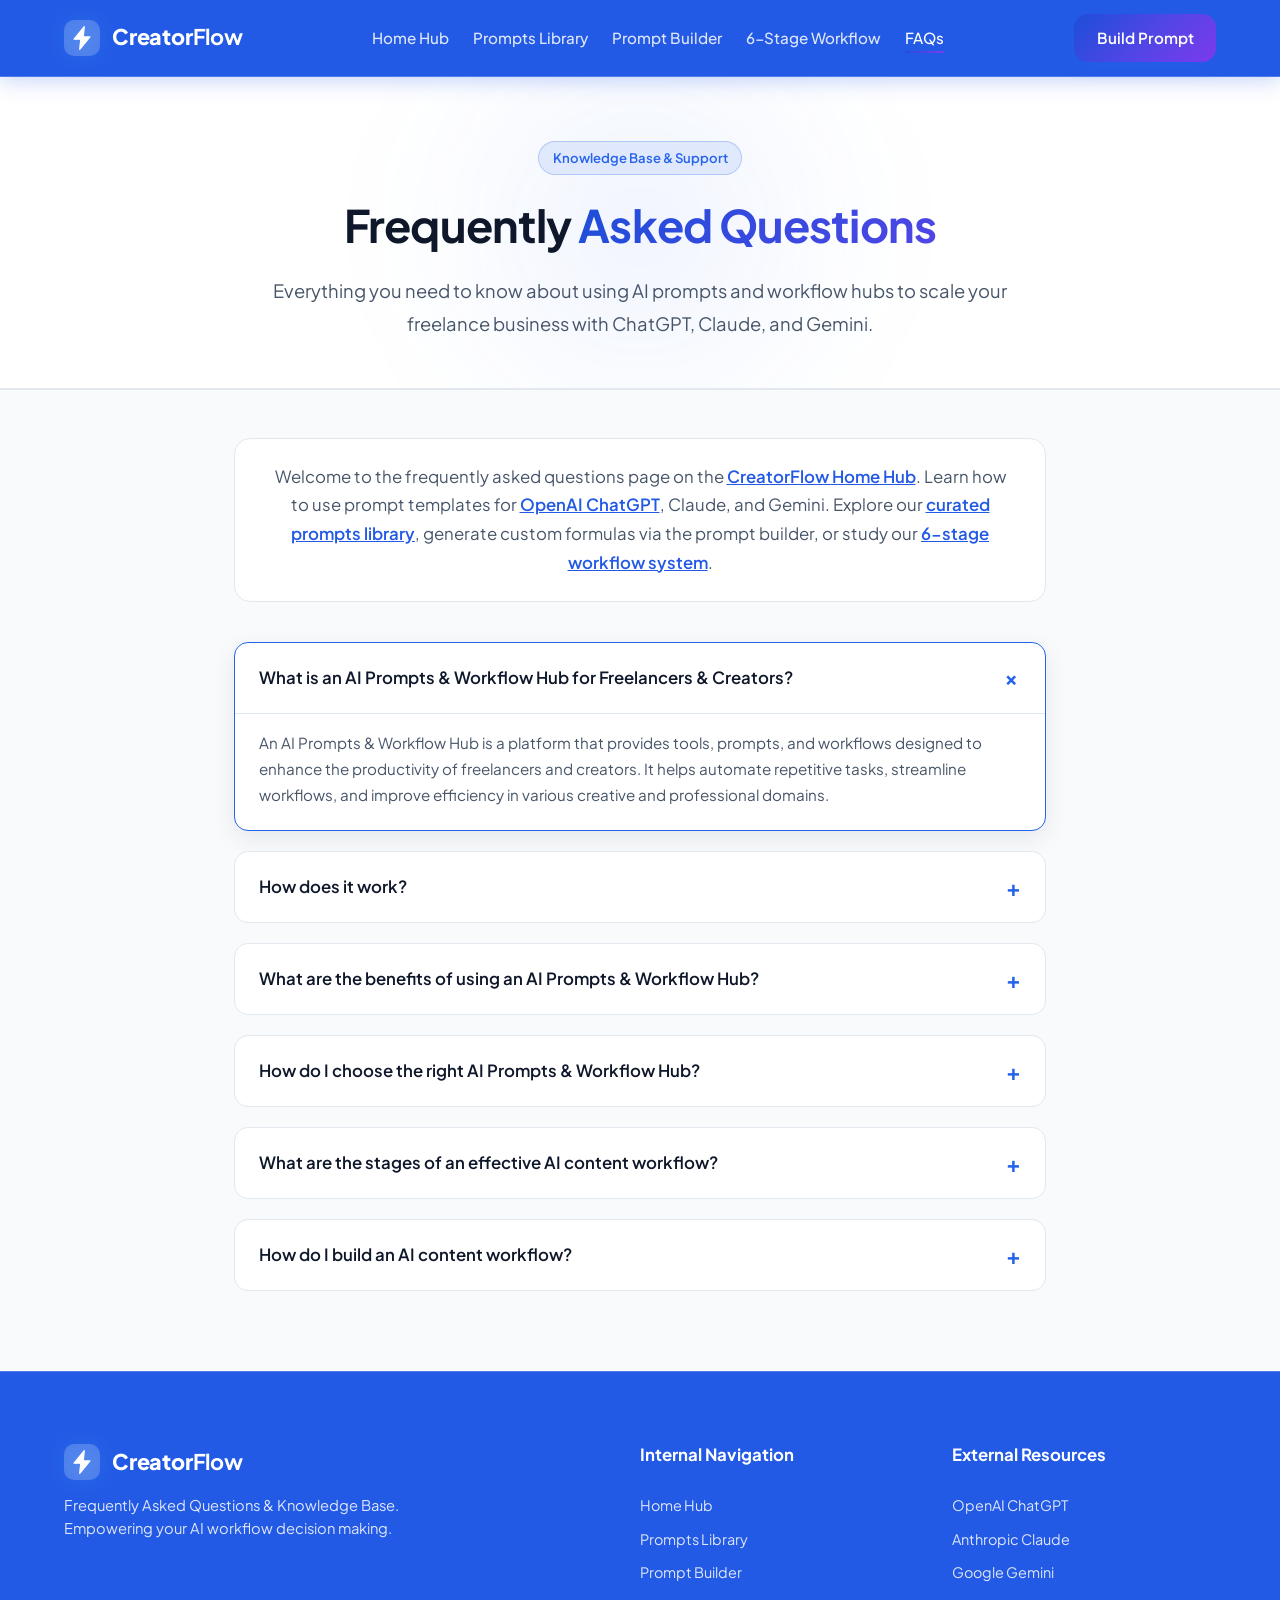
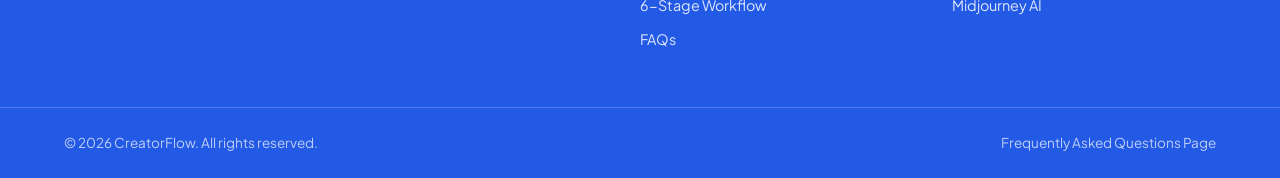
<file: faq.html>
<!DOCTYPE html>
<html lang="en">
<head>
  <meta charset="UTF-8">
  <meta name="viewport" content="width=device-width, initial-scale=1.0">
  <title>Frequently Asked Questions | CreatorFlow</title>
  <meta name="description" content="Find answers to common questions about AI prompts, workflow hubs, ChatGPT tools, and content pipeline automation for freelancers and creators.">
  <meta name="keywords" content="AI Prompts FAQ, Freelance workflow questions, ChatGPT prompts guide, CreatorFlow help">
  <meta name="robots" content="index, follow">
  <meta name="theme-color" content="#235AE5">
  <link rel="canonical" href="https://creator-flow-3ej.pages.dev/faq.html">

  <!-- Open Graph -->
  <meta property="og:type" content="article">
  <meta property="og:title" content="Frequently Asked Questions | CreatorFlow">
  <meta property="og:description" content="Find answers to common questions about AI prompts, workflow hubs, ChatGPT tools, and content pipeline automation for freelancers and creators.">
  <meta property="og:url" content="https://creator-flow-3ej.pages.dev/faq.html">

  <!-- Schema.org JSON-LD FAQPage -->
  <script type="application/ld+json">
  {
    "@context": "https://schema.org",
    "@type": "FAQPage",
    "mainEntity": [
      {
        "@type": "Question",
        "name": "What is an AI Prompts & Workflow Hub for Freelancers & Creators?",
        "acceptedAnswer": {
          "@type": "Answer",
          "text": "An AI Prompts & Workflow Hub is a platform that provides tools, prompts, and workflows designed to enhance the productivity of freelancers and creators. It helps automate repetitive tasks, streamline workflows, and improve efficiency in various creative and professional domains."
        }
      },
      {
        "@type": "Question",
        "name": "How does it work?",
        "acceptedAnswer": {
          "@type": "Answer",
          "text": "The hub offers a range of AI tools, such as ChatGPT, Claude, and Gemini, along with structured prompt templates and automated workflows. These tools are used to handle drafting, scheduling, data entry, and client communication through repeatable, copy-paste prompts."
        }
      },
      {
        "@type": "Question",
        "name": "What are the benefits of using an AI Prompts & Workflow Hub?",
        "acceptedAnswer": {
          "@type": "Answer",
          "text": "Using an AI Prompts & Workflow Hub can save time and mental energy, allowing freelancers and creators to focus on more creative and strategic tasks. It can also help in saving time on repetitive tasks, such as reformatting proposals or rewriting variations of the same social caption, which can lead to increased revenue."
        }
      },
      {
        "@type": "Question",
        "name": "How do I choose the right AI Prompts & Workflow Hub?",
        "acceptedAnswer": {
          "@type": "Answer",
          "text": "When selecting an AI Prompts & Workflow Hub, consider the tools that solve recurring problems, accept realistic inputs, and produce deliverables that can be edited and delivered. Look for tools that integrate well with your current workflow and reduce friction across multiple projects."
        }
      },
      {
        "@type": "Question",
        "name": "What are the stages of an effective AI content workflow?",
        "acceptedAnswer": {
          "@type": "Answer",
          "text": "An effective AI content workflow typically runs in six stages: ideation, outline, draft, edit, SEO, and repurpose. Each stage should have a clear input and output, allowing the model to handle the heavy lifting of generating and reshaping text."
        }
      },
      {
        "@type": "Question",
        "name": "How do I build an AI content workflow?",
        "acceptedAnswer": {
          "@type": "Answer",
          "text": "Building an AI content workflow involves creating a repeatable system for producing content with AI. This includes stages like ideation, outlining, drafting, editing, SEO, and repurposing. Each stage should be standardized with clear prompts and quality checkpoints to deliver reliable, high-converting results every time."
        }
      }
    ]
  }
  </script>

  <link rel="preconnect" href="https://fonts.googleapis.com">
  <link rel="preconnect" href="https://fonts.gstatic.com" crossorigin>
  <link href="https://fonts.googleapis.com/css2?family=Plus+Jakarta+Sans:wght@400;500;600;700;800&display=swap" rel="stylesheet">
  <link rel="stylesheet" href="style.css">
</head>
<body>

  <!-- Navigation Bar -->
  <header class="navbar">
    <div class="nav-container">
      <a href="index.html" class="logo">
        <div class="brand-icon-wrapper">
          <svg class="brand-svg-logo" viewBox="0 0 32 32" fill="none" xmlns="http://www.w3.org/2000/svg">
            <rect width="32" height="32" rx="9" fill="#ffffff" fill-opacity="0.2"/>
            <path d="M18 6L9 17H15L14 26L23 15H17L18 6Z" fill="#ffffff" stroke="#ffffff" stroke-width="1.2" stroke-linejoin="round"/>
          </svg>
        </div>
        <span>Creator<strong>Flow</strong></span>
      </a>

      <nav class="nav-links">
        <a href="index.html">Home Hub</a>
        <a href="prompts.html">Prompts Library</a>
        <a href="builder.html">Prompt Builder</a>
        <a href="workflow.html">6-Stage Workflow</a>
        <a href="faq.html" class="active">FAQs</a>
      </nav>

      <div class="nav-actions">
        <a href="builder.html" class="btn btn-primary">Build Prompt</a>
      </div>
    </div>
  </header>

  <main>
    <section class="hero-section" style="padding: 4rem 0 3rem; background: #ffffff;">
      <div class="container hero-content">
        <div class="badge">Knowledge Base & Support</div>
        <h1 class="hero-title" style="font-size: 2.8rem; color: #0f172a;">
          Frequently <span class="gradient-text">Asked Questions</span>
        </h1>
        <p class="hero-subtitle" style="max-width: 760px; color: #475569;">
          Everything you need to know about using AI prompts and workflow hubs to scale your freelance business with ChatGPT, Claude, and Gemini.
        </p>
      </div>
    </section>

    <!-- FAQ Accordions Section -->
    <section id="faq" class="faq-section" style="padding: 3rem 0 5rem; background: #f8fafc;">
      <div class="container faq-container">
        
        <!-- FAQ Subtitle with Contextual In-Text Links -->
        <div style="background: #ffffff; border: 1px solid #e2e8f0; border-radius: 16px; padding: 1.5rem 2rem; margin-bottom: 2.5rem; text-align: center;">
          <p style="color: #475569; font-size: 1.05rem; line-height: 1.7;">
            Welcome to the frequently asked questions page on the <a href="index.html" style="color: #235AE5; text-decoration: underline; font-weight: 600;">CreatorFlow Home Hub</a>. Learn how to use prompt templates for <a href="https://chatgpt.com" target="_blank" rel="noopener" style="color: #235AE5; text-decoration: underline; font-weight: 600;">OpenAI ChatGPT</a>, Claude, and Gemini. Explore our <a href="prompts.html" style="color: #235AE5; text-decoration: underline; font-weight: 600;">curated prompts library</a>, generate custom formulas via the prompt builder, or study our <a href="workflow.html" style="color: #235AE5; text-decoration: underline; font-weight: 600;">6-stage workflow system</a>.
          </p>
        </div>

        <div class="faq-accordion">
          <!-- FAQ 1 -->
          <details class="faq-item" open>
            <summary class="faq-question">
              <span>What is an AI Prompts & Workflow Hub for Freelancers & Creators?</span>
              <span class="faq-indicator">+</span>
            </summary>
            <div class="faq-answer">
              <p>An AI Prompts & Workflow Hub is a platform that provides tools, prompts, and workflows designed to enhance the productivity of freelancers and creators. It helps automate repetitive tasks, streamline workflows, and improve efficiency in various creative and professional domains.</p>
            </div>
          </details>

          <!-- FAQ 2 -->
          <details class="faq-item">
            <summary class="faq-question">
              <span>How does it work?</span>
              <span class="faq-indicator">+</span>
            </summary>
            <div class="faq-answer">
              <p>The hub offers a range of AI tools, such as ChatGPT, Claude, and Gemini, along with structured prompt templates and automated workflows. These tools are used to handle drafting, scheduling, data entry, and client communication through repeatable, copy-paste prompts.</p>
            </div>
          </details>

          <!-- FAQ 3 -->
          <details class="faq-item">
            <summary class="faq-question">
              <span>What are the benefits of using an AI Prompts & Workflow Hub?</span>
              <span class="faq-indicator">+</span>
            </summary>
            <div class="faq-answer">
              <p>Using an AI Prompts & Workflow Hub can save time and mental energy, allowing freelancers and creators to focus on more creative and strategic tasks. It can also help in saving time on repetitive tasks, such as reformatting proposals or rewriting variations of the same social caption, which can lead to increased revenue.</p>
            </div>
          </details>

          <!-- FAQ 4 -->
          <details class="faq-item">
            <summary class="faq-question">
              <span>How do I choose the right AI Prompts & Workflow Hub?</span>
              <span class="faq-indicator">+</span>
            </summary>
            <div class="faq-answer">
              <p>When selecting an AI Prompts & Workflow Hub, consider the tools that solve recurring problems, accept realistic inputs, and produce deliverables that can be edited and delivered. Look for tools that integrate well with your current workflow and reduce friction across multiple projects.</p>
            </div>
          </details>

          <!-- FAQ 5 -->
          <details class="faq-item">
            <summary class="faq-question">
              <span>What are the stages of an effective AI content workflow?</span>
              <span class="faq-indicator">+</span>
            </summary>
            <div class="faq-answer">
              <p>An effective AI content workflow typically runs in six stages: ideation, outline, draft, edit, SEO, and repurpose. Each stage should have a clear input and output, allowing the model to handle the heavy lifting of generating and reshaping text.</p>
            </div>
          </details>

          <!-- FAQ 6 -->
          <details class="faq-item">
            <summary class="faq-question">
              <span>How do I build an AI content workflow?</span>
              <span class="faq-indicator">+</span>
            </summary>
            <div class="faq-answer">
              <p>Building an AI content workflow involves creating a repeatable system for producing content with AI. This includes stages like ideation, outlining, drafting, editing, SEO, and repurposing. Each stage should be standardized with clear prompts and quality checkpoints to deliver reliable, high-converting results every time.</p>
            </div>
          </details>
        </div>

      </div>
    </section>
  </main>

  <footer class="footer">
    <div class="container footer-content">
      <div class="footer-brand">
        <div class="logo">
          <div class="brand-icon-wrapper">
            <svg class="brand-svg-logo" viewBox="0 0 32 32" fill="none" xmlns="http://www.w3.org/2000/svg">
              <rect width="32" height="32" rx="9" fill="#ffffff" fill-opacity="0.2"/>
              <path d="M18 6L9 17H15L14 26L23 15H17L18 6Z" fill="#ffffff" stroke="#ffffff" stroke-width="1.2" stroke-linejoin="round"/>
            </svg>
          </div>
          <span>Creator<strong>Flow</strong></span>
        </div>
        <p>Frequently Asked Questions & Knowledge Base. Empowering your AI workflow decision making.</p>
      </div>

      <div class="footer-links">
        <h4>Internal Navigation</h4>
        <a href="index.html">Home Hub</a>
        <a href="prompts.html">Prompts Library</a>
        <a href="builder.html">Prompt Builder</a>
        <a href="workflow.html">6-Stage Workflow</a>
        <a href="faq.html">FAQs</a>
      </div>

      <div class="footer-links">
        <h4>External Resources</h4>
        <a href="https://chatgpt.com" target="_blank" rel="noopener">OpenAI ChatGPT</a>
        <a href="https://claude.ai" target="_blank" rel="noopener">Anthropic Claude</a>
        <a href="https://gemini.google.com" target="_blank" rel="noopener">Google Gemini</a>
        <a href="https://midjourney.com" target="_blank" rel="noopener">Midjourney AI</a>
      </div>
    </div>
    <div class="footer-bottom">
      <div class="container bottom-flex">
        <p>&copy; 2026 CreatorFlow. All rights reserved.</p>
        <p>Frequently Asked Questions Page</p>
      </div>
    </div>
  </footer>

</body>
</html>
</file>
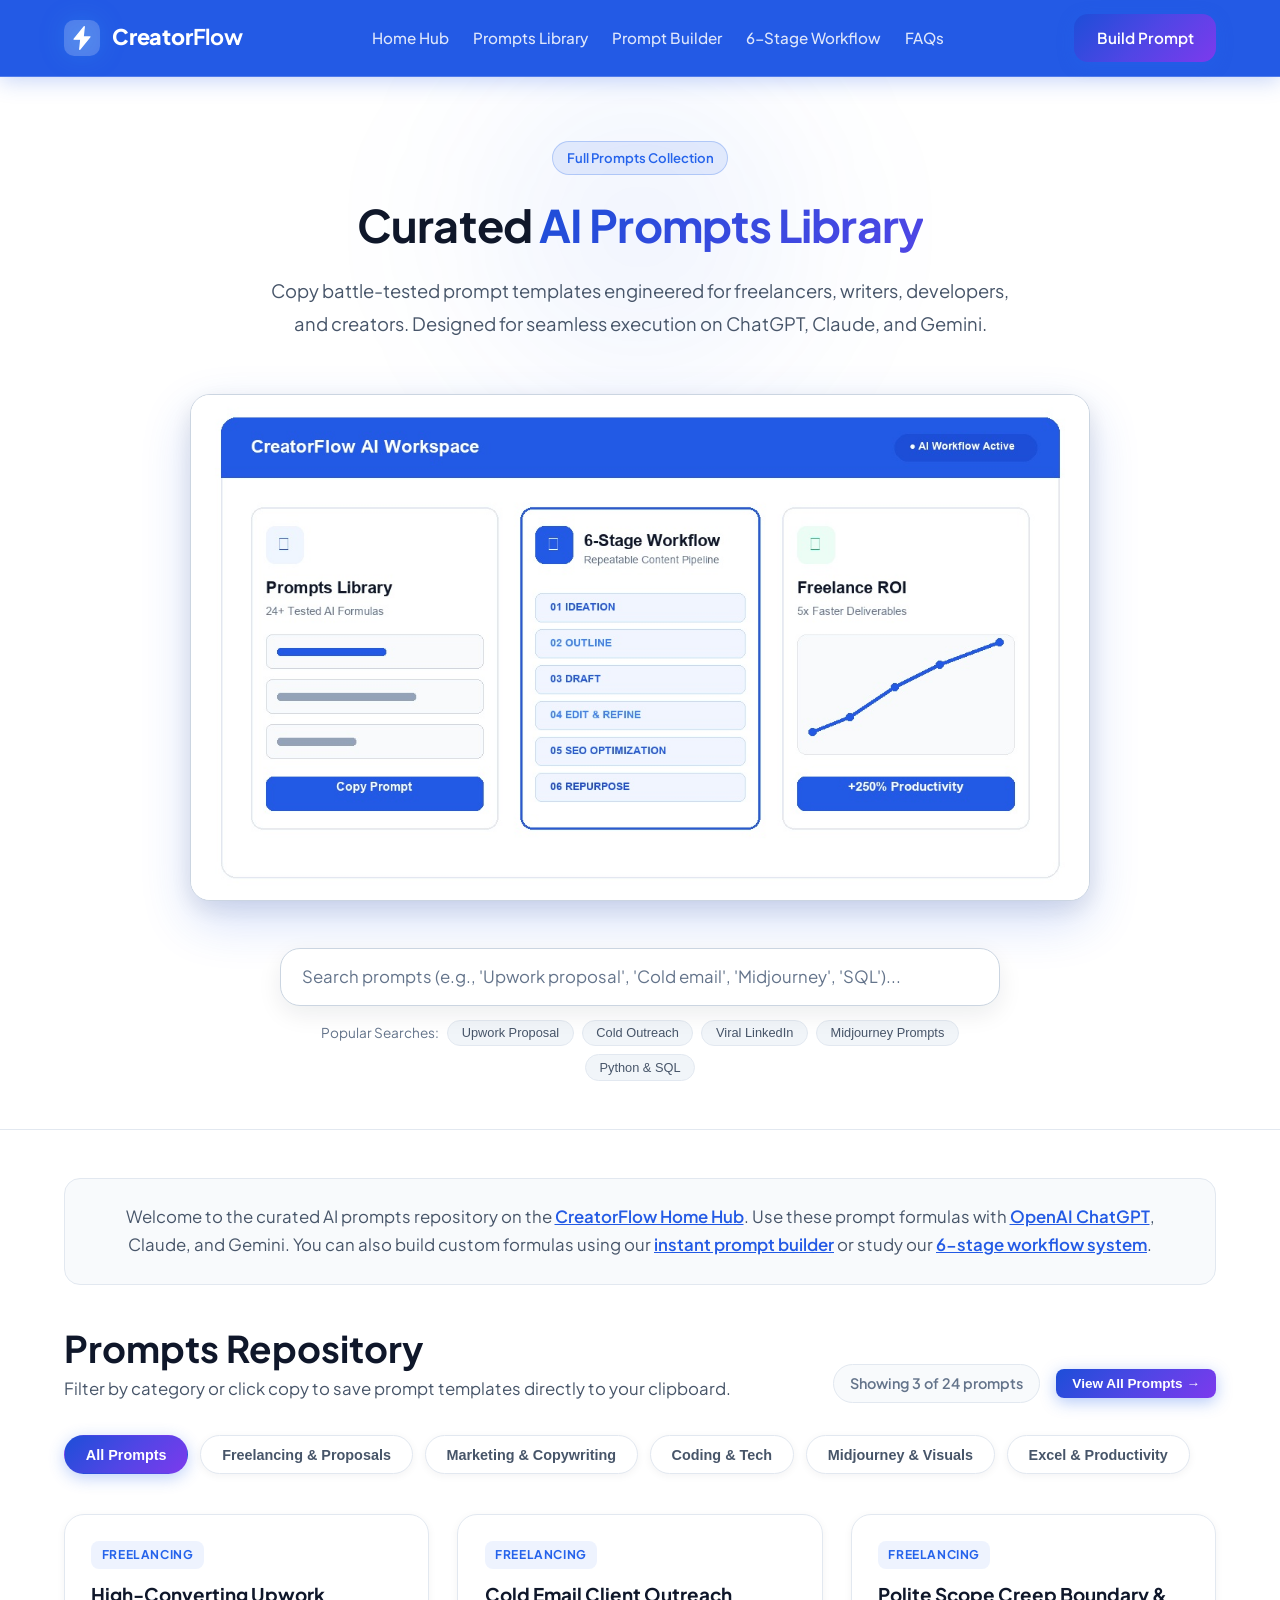
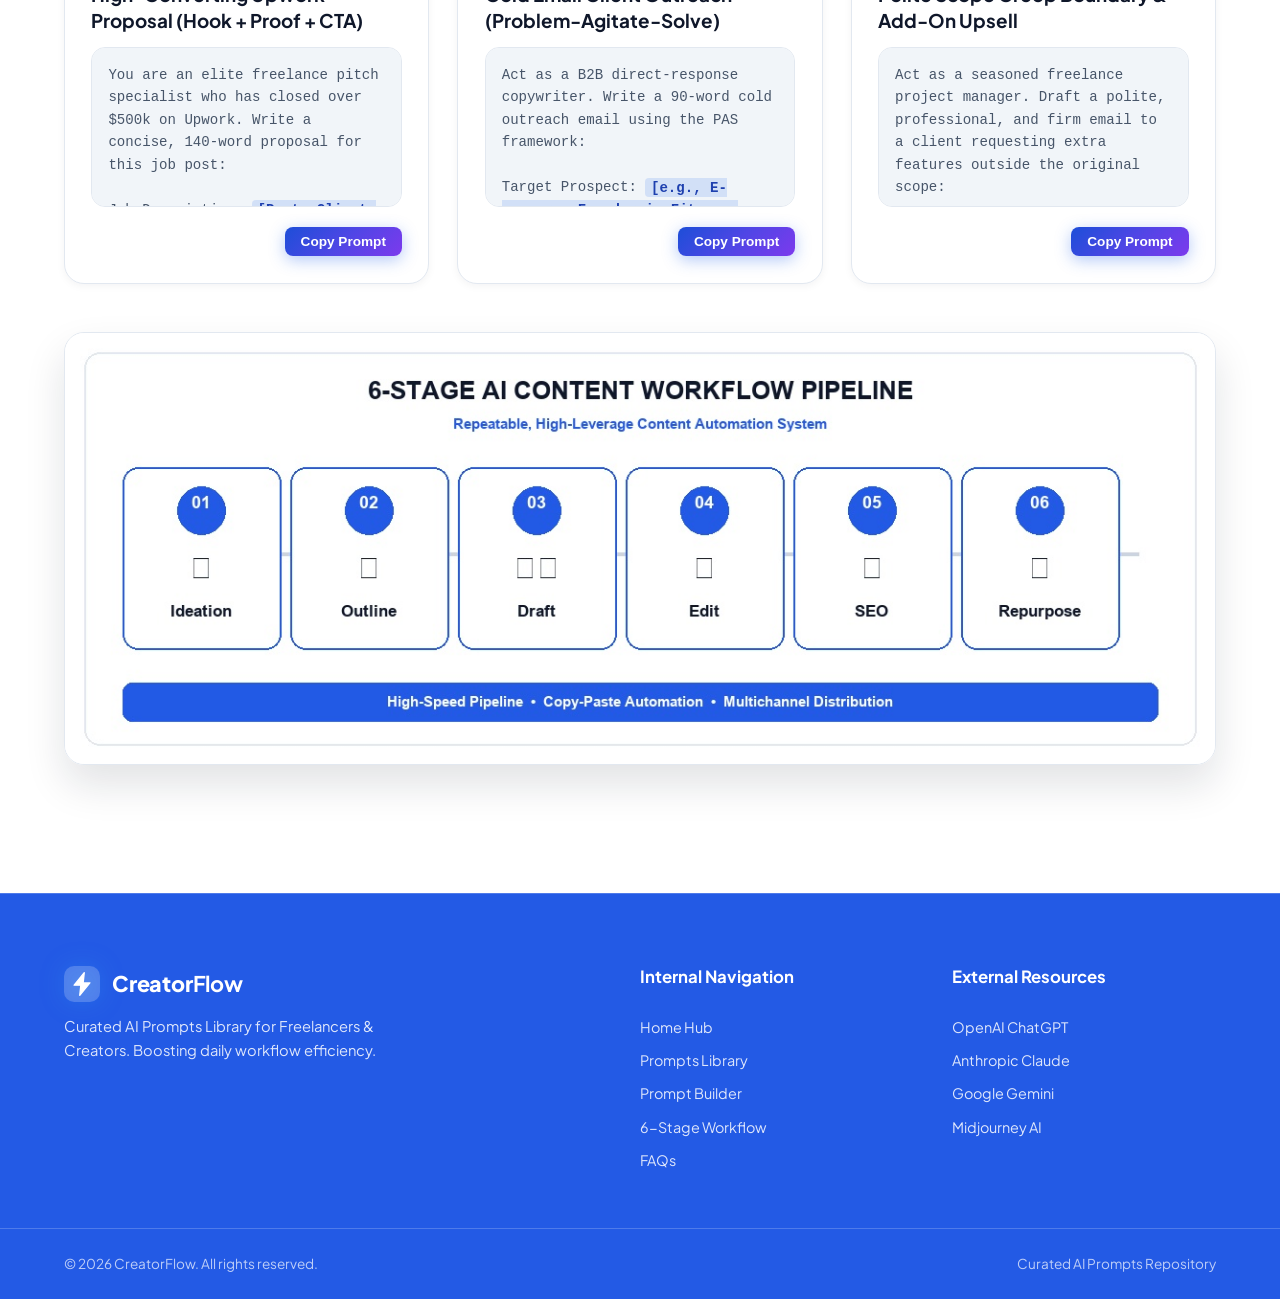
<file: prompts.html>
<!DOCTYPE html>
<html lang="en">
<head>
  <meta charset="UTF-8">
  <meta name="viewport" content="width=device-width, initial-scale=1.0">
  <title>Curated AI Prompts Library | CreatorFlow</title>
  <meta name="description" content="Explore and copy 24+ battle-tested AI prompts for ChatGPT, Claude, and Gemini across freelancing, proposals, copywriting, coding, and Midjourney.">
  <meta name="keywords" content="AI Prompts Library, ChatGPT templates, Upwork proposal prompt, Midjourney prompts, Coding prompts">
  <meta name="robots" content="index, follow">
  <meta name="theme-color" content="#235AE5">
  <link rel="canonical" href="https://creator-flow-3ej.pages.dev/prompts.html">

  <!-- Open Graph -->
  <meta property="og:type" content="website">
  <meta property="og:title" content="Curated AI Prompts Library | CreatorFlow">
  <meta property="og:description" content="Explore and copy 24+ battle-tested AI prompts for ChatGPT, Claude, and Gemini across freelancing, proposals, copywriting, coding, and Midjourney.">
  <meta property="og:url" content="https://creator-flow-3ej.pages.dev/prompts.html">

  <link rel="preconnect" href="https://fonts.googleapis.com">
  <link rel="preconnect" href="https://fonts.gstatic.com" crossorigin>
  <link href="https://fonts.googleapis.com/css2?family=Plus+Jakarta+Sans:wght@400;500;600;700;800&display=swap" rel="stylesheet">
  <link rel="stylesheet" href="style.css">
</head>
<body>

  <!-- Navigation Bar -->
  <header class="navbar">
    <div class="nav-container">
      <a href="index.html" class="logo">
        <div class="brand-icon-wrapper">
          <svg class="brand-svg-logo" viewBox="0 0 32 32" fill="none" xmlns="http://www.w3.org/2000/svg">
            <rect width="32" height="32" rx="9" fill="#ffffff" fill-opacity="0.2"/>
            <path d="M18 6L9 17H15L14 26L23 15H17L18 6Z" fill="#ffffff" stroke="#ffffff" stroke-width="1.2" stroke-linejoin="round"/>
          </svg>
        </div>
        <span>Creator<strong>Flow</strong></span>
      </a>

      <nav class="nav-links">
        <a href="index.html">Home Hub</a>
        <a href="prompts.html" class="active">Prompts Library</a>
        <a href="builder.html">Prompt Builder</a>
        <a href="workflow.html">6-Stage Workflow</a>
        <a href="faq.html">FAQs</a>
      </nav>

      <div class="nav-actions">
        <a href="builder.html" class="btn btn-primary">Build Prompt</a>
      </div>
    </div>
  </header>

  <main>
    <!-- Page Header & Live Search -->
    <section class="hero-section" style="padding: 4rem 0 3rem; background: #ffffff;">
      <div class="container hero-content">
        <div class="badge">Full Prompts Collection</div>
        <h1 class="hero-title" style="font-size: 2.8rem; color: #0f172a;">
          Curated <span class="gradient-text">AI Prompts Library</span>
        </h1>
        <p class="hero-subtitle" style="max-width: 760px; color: #475569;">
          Copy battle-tested prompt templates engineered for freelancers, writers, developers, and creators. Designed for seamless execution on ChatGPT, Claude, and Gemini.
        </p>

        <!-- Prompts Repository Preview Image -->
        <div class="hero-image-wrapper" style="margin-top: 2rem; max-width: 900px;">
          <img src="assets/images/hero_dashboard.jpg" alt="Curated AI Prompts Repository & Template Engine Preview" class="hero-preview-img" loading="eager">
        </div>

        <!-- Live Search Bar -->
        <div class="search-box-wrapper" style="margin-top: 1.5rem;">
          <div class="search-box">
            <input type="text" id="search-input" placeholder="Search prompts (e.g., 'Upwork proposal', 'Cold email', 'Midjourney', 'SQL')..." autocomplete="off">
            <button id="clear-search" class="clear-btn" style="display: none;">&times;</button>
          </div>
          <div class="quick-tags">
            <span>Popular Searches:</span>
            <button class="quick-tag" data-tag="Proposal">Upwork Proposal</button>
            <button class="quick-tag" data-tag="Cold Email">Cold Outreach</button>
            <button class="quick-tag" data-tag="LinkedIn">Viral LinkedIn</button>
            <button class="quick-tag" data-tag="Midjourney">Midjourney Prompts</button>
            <button class="quick-tag" data-tag="Coding">Python & SQL</button>
          </div>
        </div>
      </div>
    </section>

    <!-- Prompts Grid & Filters -->
    <section id="prompts" class="prompts-section" style="padding: 3rem 0 5rem; background: #ffffff;">
      <div class="container">
        <!-- Prompts Subtitle with Contextual In-Text Links -->
        <div style="background: #f8fafc; border: 1px solid #e2e8f0; border-radius: 16px; padding: 1.5rem 2rem; margin-bottom: 2.5rem; text-align: center;">
          <p style="color: #475569; font-size: 1.05rem; line-height: 1.7;">
            Welcome to the curated AI prompts repository on the <a href="index.html" style="color: #235AE5; text-decoration: underline; font-weight: 600;">CreatorFlow Home Hub</a>. Use these prompt formulas with <a href="https://chatgpt.com" target="_blank" rel="noopener" style="color: #235AE5; text-decoration: underline; font-weight: 600;">OpenAI ChatGPT</a>, Claude, and Gemini. You can also build custom formulas using our <a href="builder.html" style="color: #235AE5; text-decoration: underline; font-weight: 600;">instant prompt builder</a> or study our <a href="workflow.html" style="color: #235AE5; text-decoration: underline; font-weight: 600;">6-stage workflow system</a>.
          </p>
        </div>

        <div class="section-header">
          <div>
            <h2>Prompts Repository</h2>
            <p>Filter by category or click copy to save prompt templates directly to your clipboard.</p>
          </div>
          <div class="section-header-actions" style="display: flex; align-items: center; gap: 1rem;">
            <div class="active-count" id="prompt-count">Showing 24 prompts</div>
            <button id="view-all-prompts-btn" class="btn btn-primary btn-sm" style="display: none;">View All Prompts &rarr;</button>
          </div>
        </div>

        <!-- Filter Pills -->
        <div class="filter-pills" id="category-filters">
          <button class="filter-btn active" data-category="all">All Prompts</button>
          <button class="filter-btn" data-category="freelancing">Freelancing & Proposals</button>
          <button class="filter-btn" data-category="marketing">Marketing & Copywriting</button>
          <button class="filter-btn" data-category="coding">Coding & Tech</button>
          <button class="filter-btn" data-category="midjourney">Midjourney & Visuals</button>
          <button class="filter-btn" data-category="productivity">Excel & Productivity</button>
        </div>

        <!-- Prompts Grid (Dynamic Rendering) -->
        <div class="prompts-grid" id="prompts-container">
          <!-- Cards rendered by app.js -->
        </div>

        <!-- 6-Stage Workflow Pipeline Showcase Image Banner -->
        <div class="workflow-visual-banner" style="margin-top: 3rem;">
          <img src="assets/images/workflow_pipeline.jpg" alt="6 Stage AI Content Workflow Pipeline Diagram Preview" class="workflow-banner-img" loading="lazy">
        </div>
      </div>
    </section>
  </main>

  <footer class="footer">
    <div class="container footer-content">
      <div class="footer-brand">
        <div class="logo">
          <div class="brand-icon-wrapper">
            <svg class="brand-svg-logo" viewBox="0 0 32 32" fill="none" xmlns="http://www.w3.org/2000/svg">
              <rect width="32" height="32" rx="9" fill="#ffffff" fill-opacity="0.2"/>
              <path d="M18 6L9 17H15L14 26L23 15H17L18 6Z" fill="#ffffff" stroke="#ffffff" stroke-width="1.2" stroke-linejoin="round"/>
            </svg>
          </div>
          <span>Creator<strong>Flow</strong></span>
        </div>
        <p>Curated AI Prompts Library for Freelancers & Creators. Boosting daily workflow efficiency.</p>
      </div>

      <div class="footer-links">
        <h4>Internal Navigation</h4>
        <a href="index.html">Home Hub</a>
        <a href="prompts.html">Prompts Library</a>
        <a href="builder.html">Prompt Builder</a>
        <a href="workflow.html">6-Stage Workflow</a>
        <a href="faq.html">FAQs</a>
      </div>

      <div class="footer-links">
        <h4>External Resources</h4>
        <a href="https://chatgpt.com" target="_blank" rel="noopener">OpenAI ChatGPT</a>
        <a href="https://claude.ai" target="_blank" rel="noopener">Anthropic Claude</a>
        <a href="https://gemini.google.com" target="_blank" rel="noopener">Google Gemini</a>
        <a href="https://midjourney.com" target="_blank" rel="noopener">Midjourney AI</a>
      </div>
    </div>
    <div class="footer-bottom">
      <div class="container bottom-flex">
        <p>&copy; 2026 CreatorFlow. All rights reserved.</p>
        <p>Curated AI Prompts Repository</p>
      </div>
    </div>
  </footer>

  <!-- Toast & Script -->
  <div id="toast" class="toast">
    <span id="toast-msg">Prompt copied to clipboard!</span>
  </div>
  <script src="app.js"></script>
</body>
</html>
</file>
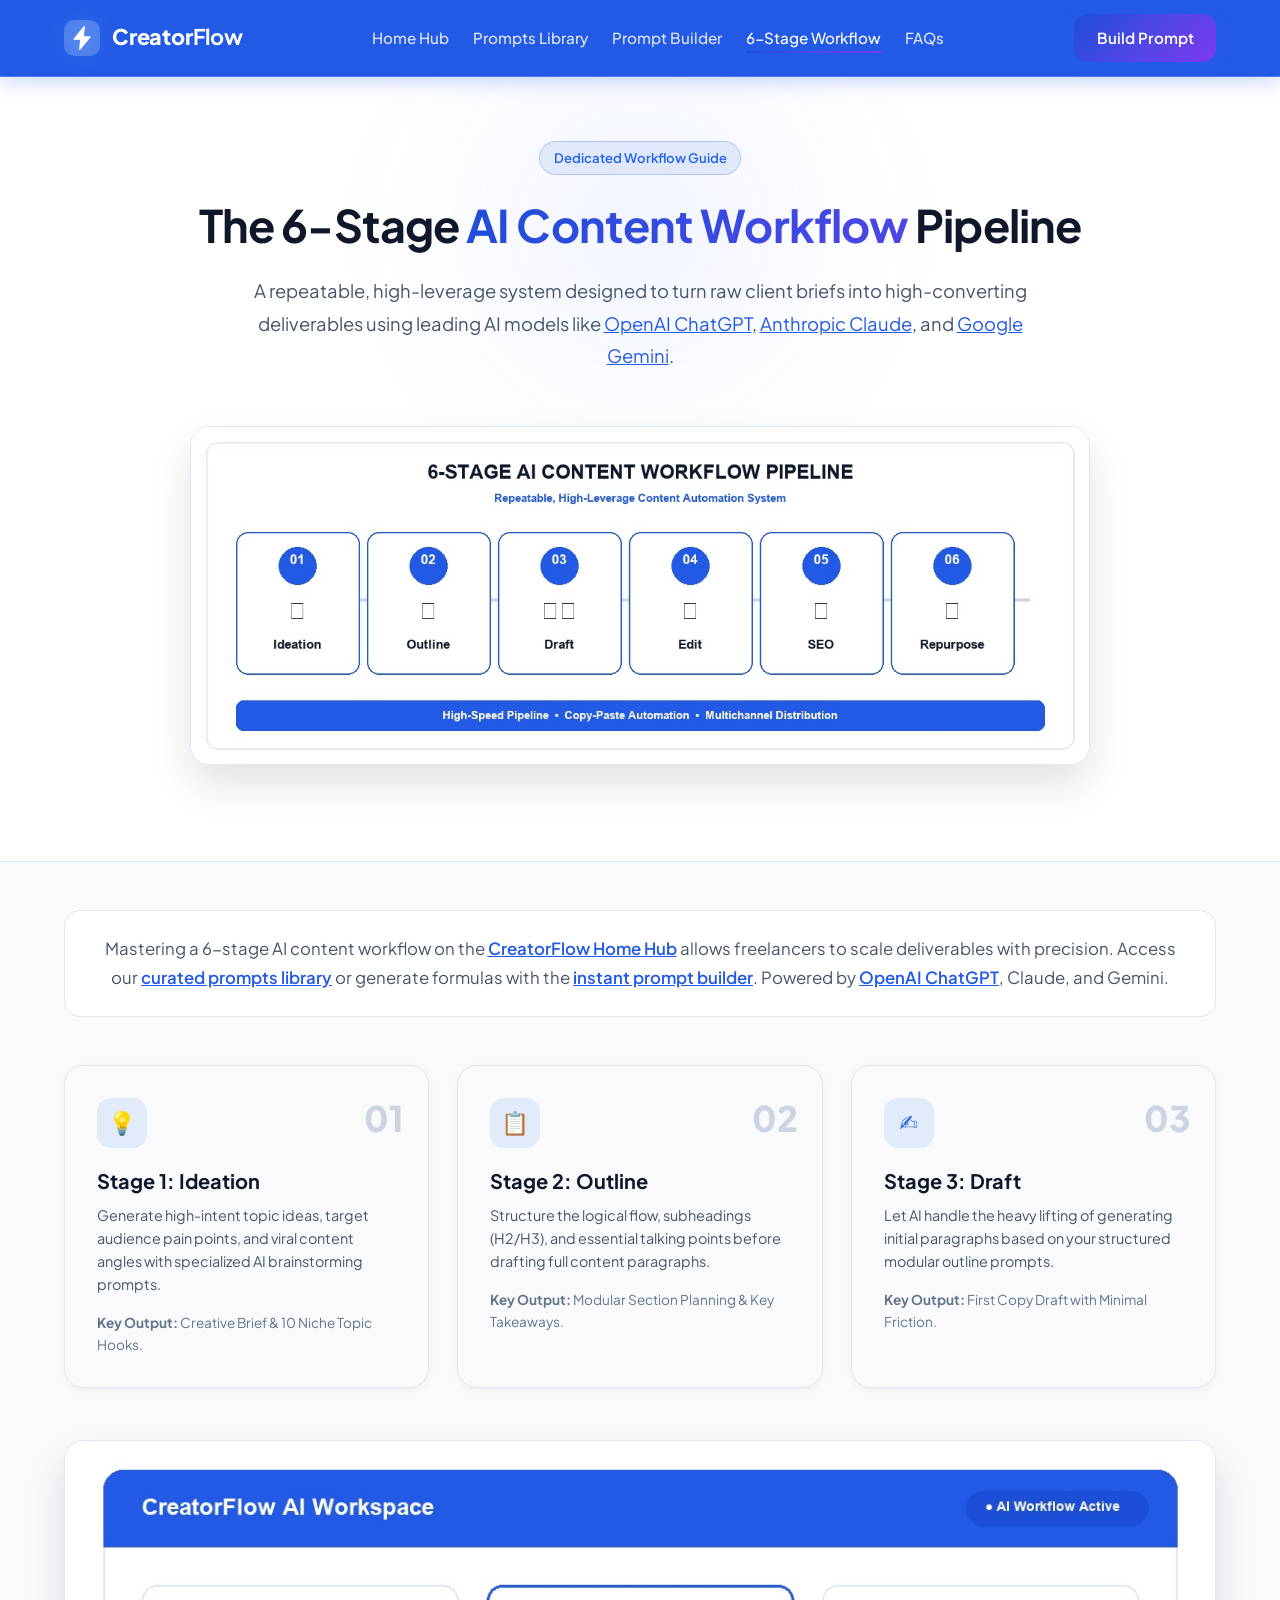
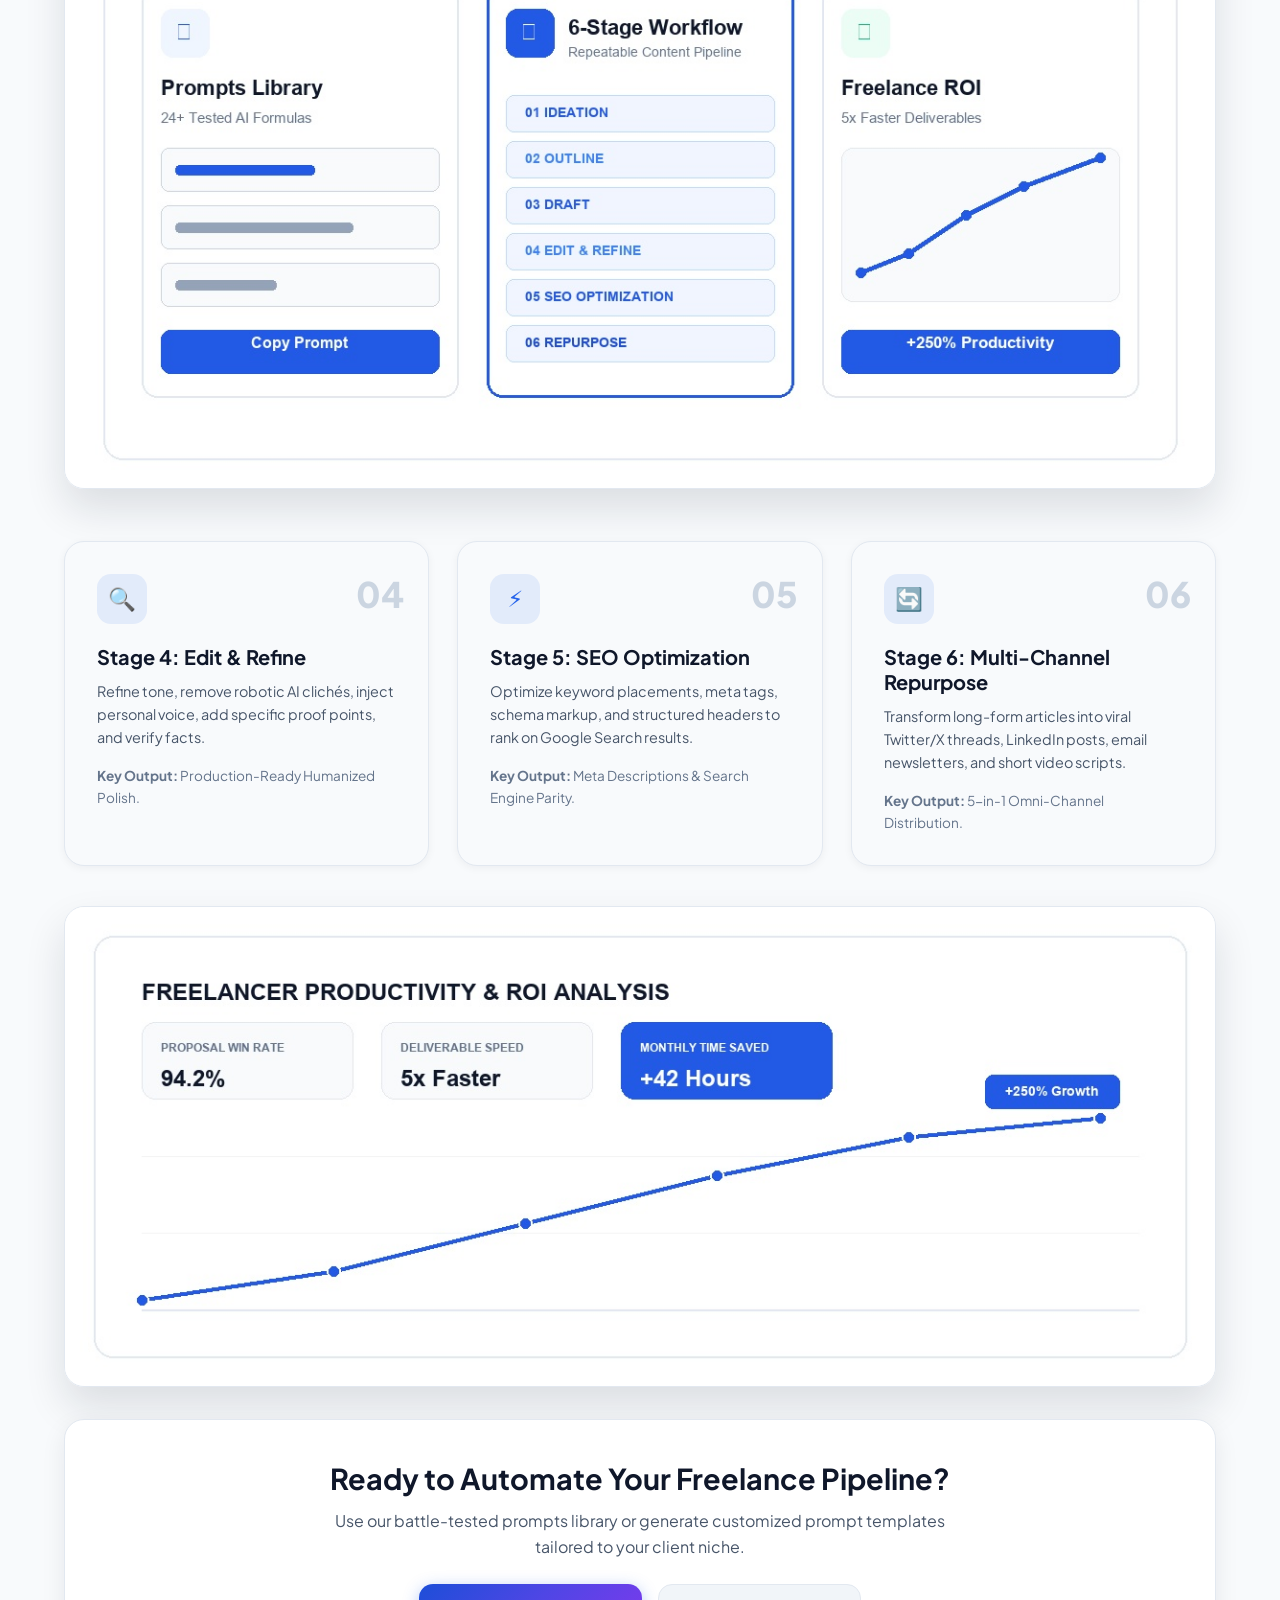
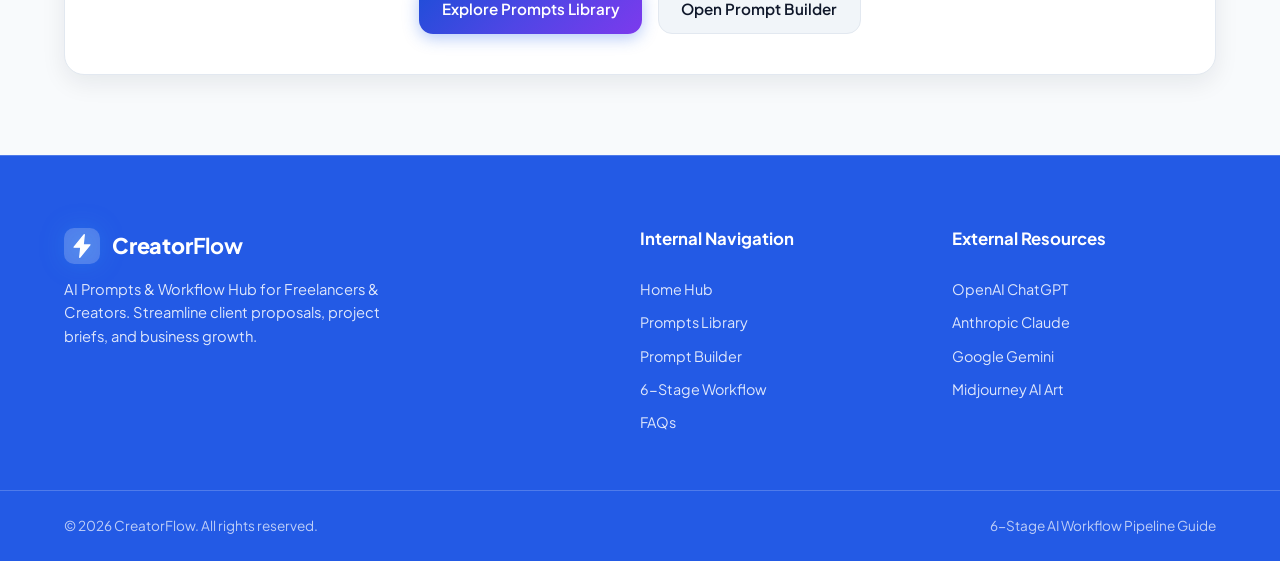
<file: workflow.html>
<!DOCTYPE html>
<html lang="en">
<head>
  <meta charset="UTF-8">
  <meta name="viewport" content="width=device-width, initial-scale=1.0">
  <title>6-Stage AI Content Workflow Pipeline | CreatorFlow</title>
  <meta name="description" content="Master the 6-stage AI content creation workflow pipeline for freelancers & creators: Ideation, Outline, Draft, Edit, SEO, and Repurpose.">
  <meta name="keywords" content="AI Content Workflow, Freelance AI Pipeline, ChatGPT workflow, Claude workflow, Gemini content creation">
  <meta name="robots" content="index, follow">
  <meta name="theme-color" content="#235AE5">
  <link rel="canonical" href="https://creator-flow-3ej.pages.dev/workflow.html">

  <!-- Open Graph / Social Meta -->
  <meta property="og:type" content="article">
  <meta property="og:title" content="6-Stage AI Content Workflow Pipeline | CreatorFlow">
  <meta property="og:description" content="Master the 6-stage AI content creation workflow pipeline for freelancers & creators: Ideation, Outline, Draft, Edit, SEO, and Repurpose.">
  <meta property="og:url" content="https://creator-flow-3ej.pages.dev/workflow.html">
  <meta property="og:site_name" content="CreatorFlow">

  <!-- Google Fonts & Styles -->
  <link rel="preconnect" href="https://fonts.googleapis.com">
  <link rel="preconnect" href="https://fonts.gstatic.com" crossorigin>
  <link href="https://fonts.googleapis.com/css2?family=Plus+Jakarta+Sans:wght@400;500;600;700;800&display=swap" rel="stylesheet">
  <link rel="stylesheet" href="style.css">
</head>
<body>

  <!-- Navigation Bar -->
  <header class="navbar">
    <div class="nav-container">
      <a href="index.html" class="logo">
        <div class="brand-icon-wrapper">
          <svg class="brand-svg-logo" viewBox="0 0 32 32" fill="none" xmlns="http://www.w3.org/2000/svg">
            <rect width="32" height="32" rx="9" fill="#ffffff" fill-opacity="0.2"/>
            <path d="M18 6L9 17H15L14 26L23 15H17L18 6Z" fill="#ffffff" stroke="#ffffff" stroke-width="1.2" stroke-linejoin="round"/>
          </svg>
        </div>
        <span>Creator<strong>Flow</strong></span>
      </a>

      <nav class="nav-links">
        <a href="index.html">Home Hub</a>
        <a href="prompts.html">Prompts Library</a>
        <a href="builder.html">Prompt Builder</a>
        <a href="workflow.html" class="active">6-Stage Workflow</a>
        <a href="faq.html">FAQs</a>
      </nav>

      <div class="nav-actions">
        <a href="builder.html" class="btn btn-primary">Build Prompt</a>
      </div>
    </div>
  </header>

  <!-- Page Header -->
  <main>
    <section class="hero-section" style="padding: 4rem 0 3rem; background: #ffffff;">
      <div class="container hero-content">
        <div class="badge">Dedicated Workflow Guide</div>
        <h1 class="hero-title" style="font-size: 2.8rem; color: #0f172a;">
          The 6-Stage <span class="gradient-text">AI Content Workflow</span> Pipeline
        </h1>
        <p class="hero-subtitle" style="max-width: 800px; color: #475569;">
          A repeatable, high-leverage system designed to turn raw client briefs into high-converting deliverables using leading AI models like <a href="https://chatgpt.com" target="_blank" rel="noopener" style="color: #235AE5; text-decoration: underline;">OpenAI ChatGPT</a>, <a href="https://claude.ai" target="_blank" rel="noopener" style="color: #235AE5; text-decoration: underline;">Anthropic Claude</a>, and <a href="https://gemini.google.com" target="_blank" rel="noopener" style="color: #235AE5; text-decoration: underline;">Google Gemini</a>.
        </p>

        <!-- Diagram Showcase -->
        <div class="workflow-visual-banner" style="margin-top: 2rem; max-width: 900px;">
          <img src="assets/images/workflow_pipeline.jpg" alt="6 Stage AI Content Workflow Pipeline Diagram" class="workflow-banner-img">
        </div>
      </div>
    </section>

    <!-- Detailed Workflow Stages -->
    <section class="workflows-section" style="padding: 3rem 0 5rem; background: #f8fafc;">
      <div class="container">
        
        <!-- Workflow Subtitle with Contextual In-Text Links -->
        <div style="background: #ffffff; border: 1px solid #e2e8f0; border-radius: 16px; padding: 1.5rem 2rem; margin-bottom: 3rem; text-align: center;">
          <p style="color: #475569; font-size: 1.05rem; line-height: 1.7;">
            Mastering a 6-stage AI content workflow on the <a href="index.html" style="color: #235AE5; text-decoration: underline; font-weight: 600;">CreatorFlow Home Hub</a> allows freelancers to scale deliverables with precision. Access our <a href="prompts.html" style="color: #235AE5; text-decoration: underline; font-weight: 600;">curated prompts library</a> or generate formulas with the <a href="builder.html" style="color: #235AE5; text-decoration: underline; font-weight: 600;">instant prompt builder</a>. Powered by <a href="https://chatgpt.com" target="_blank" rel="noopener" style="color: #235AE5; text-decoration: underline; font-weight: 600;">OpenAI ChatGPT</a>, Claude, and Gemini.
          </p>
        </div>

        <div class="workflows-grid">
          <!-- Stage 1 -->
          <div class="workflow-card">
            <div class="workflow-step-num">01</div>
            <div class="workflow-icon">💡</div>
            <h3>Stage 1: Ideation</h3>
            <p>Generate high-intent topic ideas, target audience pain points, and viral content angles with specialized AI brainstorming prompts.</p>
            <div style="margin-top: 1rem; font-size: 0.85rem; color: #64748b;">
              <strong>Key Output:</strong> Creative Brief & 10 Niche Topic Hooks.
            </div>
          </div>

          <!-- Stage 2 -->
          <div class="workflow-card">
            <div class="workflow-step-num">02</div>
            <div class="workflow-icon">📋</div>
            <h3>Stage 2: Outline</h3>
            <p>Structure the logical flow, subheadings (H2/H3), and essential talking points before drafting full content paragraphs.</p>
            <div style="margin-top: 1rem; font-size: 0.85rem; color: #64748b;">
              <strong>Key Output:</strong> Modular Section Planning & Key Takeaways.
            </div>
          </div>

          <!-- Stage 3 -->
          <div class="workflow-card">
            <div class="workflow-step-num">03</div>
            <div class="workflow-icon">✍️</div>
            <h3>Stage 3: Draft</h3>
            <p>Let AI handle the heavy lifting of generating initial paragraphs based on your structured modular outline prompts.</p>
            <div style="margin-top: 1rem; font-size: 0.85rem; color: #64748b;">
              <strong>Key Output:</strong> First Copy Draft with Minimal Friction.
            </div>
          </div>

          <!-- Mid-Workflow UI Dashboard Preview Image -->
          <div class="workflow-visual-banner" style="grid-column: 1 / -1; margin: 1.5rem 0;">
            <img src="assets/images/hero_dashboard.jpg" alt="AI Workflow Hub Interactive Dashboard Preview" class="workflow-banner-img" loading="lazy">
          </div>

          <!-- Stage 4 -->
          <div class="workflow-card">
            <div class="workflow-step-num">04</div>
            <div class="workflow-icon">🔍</div>
            <h3>Stage 4: Edit & Refine</h3>
            <p>Refine tone, remove robotic AI clichés, inject personal voice, add specific proof points, and verify facts.</p>
            <div style="margin-top: 1rem; font-size: 0.85rem; color: #64748b;">
              <strong>Key Output:</strong> Production-Ready Humanized Polish.
            </div>
          </div>

          <!-- Stage 5 -->
          <div class="workflow-card">
            <div class="workflow-step-num">05</div>
            <div class="workflow-icon">⚡</div>
            <h3>Stage 5: SEO Optimization</h3>
            <p>Optimize keyword placements, meta tags, schema markup, and structured headers to rank on Google Search results.</p>
            <div style="margin-top: 1rem; font-size: 0.85rem; color: #64748b;">
              <strong>Key Output:</strong> Meta Descriptions & Search Engine Parity.
            </div>
          </div>

          <!-- Stage 6 -->
          <div class="workflow-card">
            <div class="workflow-step-num">06</div>
            <div class="workflow-icon">🔄</div>
            <h3>Stage 6: Multi-Channel Repurpose</h3>
            <p>Transform long-form articles into viral Twitter/X threads, LinkedIn posts, email newsletters, and short video scripts.</p>
            <div style="margin-top: 1rem; font-size: 0.85rem; color: #64748b;">
              <strong>Key Output:</strong> 5-in-1 Omni-Channel Distribution.
            </div>
          </div>
        </div>

        <!-- Growth & ROI Performance Showcase Image -->
        <div class="workflow-visual-banner" style="margin-top: 2.5rem; margin-bottom: 2rem;">
          <img src="assets/images/freelance_growth.jpg" alt="Freelance Growth Metrics & AI Prompt ROI Analysis Dashboard" class="workflow-banner-img" loading="lazy">
        </div>

        <!-- Next Steps Banner -->
        <div style="margin-top: 1.5rem; background: #ffffff; border: 1px solid #e2e8f0; border-radius: 20px; padding: 2.5rem; text-align: center; box-shadow: var(--shadow-md);">
          <h2 style="font-size: 1.8rem; color: #0f172a; margin-bottom: 0.75rem;">Ready to Automate Your Freelance Pipeline?</h2>
          <p style="color: #475569; max-width: 650px; margin: 0 auto 1.5rem;">
            Use our battle-tested prompts library or generate customized prompt templates tailored to your client niche.
          </p>
          <div style="display: flex; gap: 1rem; justify-content: center; flex-wrap: wrap;">
            <a href="prompts.html" class="btn btn-primary">Explore Prompts Library</a>
            <a href="builder.html" class="btn btn-secondary">Open Prompt Builder</a>
          </div>
        </div>
      </div>
    </section>
  </main>

  <!-- Footer -->
  <footer class="footer">
    <div class="container footer-content">
      <div class="footer-brand">
        <div class="logo">
          <div class="brand-icon-wrapper">
            <svg class="brand-svg-logo" viewBox="0 0 32 32" fill="none" xmlns="http://www.w3.org/2000/svg">
              <rect width="32" height="32" rx="9" fill="#ffffff" fill-opacity="0.2"/>
              <path d="M18 6L9 17H15L14 26L23 15H17L18 6Z" fill="#ffffff" stroke="#ffffff" stroke-width="1.2" stroke-linejoin="round"/>
            </svg>
          </div>
          <span>Creator<strong>Flow</strong></span>
        </div>
        <p>AI Prompts & Workflow Hub for Freelancers & Creators. Streamline client proposals, project briefs, and business growth.</p>
      </div>

      <div class="footer-links">
        <h4>Internal Navigation</h4>
        <a href="index.html">Home Hub</a>
        <a href="prompts.html">Prompts Library</a>
        <a href="builder.html">Prompt Builder</a>
        <a href="workflow.html">6-Stage Workflow</a>
        <a href="faq.html">FAQs</a>
      </div>

      <div class="footer-links">
        <h4>External Resources</h4>
        <a href="https://chatgpt.com" target="_blank" rel="noopener">OpenAI ChatGPT</a>
        <a href="https://claude.ai" target="_blank" rel="noopener">Anthropic Claude</a>
        <a href="https://gemini.google.com" target="_blank" rel="noopener">Google Gemini</a>
        <a href="https://midjourney.com" target="_blank" rel="noopener">Midjourney AI Art</a>
      </div>
    </div>
    <div class="footer-bottom">
      <div class="container bottom-flex">
        <p>&copy; 2026 CreatorFlow. All rights reserved.</p>
        <p>6-Stage AI Workflow Pipeline Guide</p>
      </div>
    </div>
  </footer>

</body>
</html>
</file>
<file: style.css>
/* ==========================================================
   CreatorFlow Stylesheet — Crisp White Body with Blue Header & Footer
   - Header & Footer: Rich Navy Blue (#0f172a / #0a192f)
   - Body & Middle Sections: Clean White & Light Background (#ffffff / #f8fafc)
   - High Contrast Typography & Micro-Interactions
   ========================================================== */

:root {
  /* Exact Royal Blue Palette for Header & Footer (#235AE5) */
  --header-footer-bg: #235AE5;
  --navy-darkest: #1a48c4;
  --navy-dark: #235AE5;
  --navy-surface: #386ef3;
  --navy-card: rgba(35, 90, 229, 0.95);
  --navy-border: rgba(255, 255, 255, 0.2);
  --navy-text-primary: #ffffff;
  --navy-text-secondary: rgba(255, 255, 255, 0.85);
  --navy-text-muted: rgba(255, 255, 255, 0.7);

  /* Crisp White Background Palette for Body Content */
  --light-bg-main: #f8fafc;
  --light-bg-surface: #ffffff;
  --light-card-bg: #ffffff;
  --light-card-hover: #ffffff;
  --light-border: #e2e8f0;
  --light-border-hover: #cbd5e1;
  --light-text-primary: #0f172a;
  --light-text-secondary: #475569;
  --light-text-muted: #64748b;
  --light-box-bg: #f1f5f9;

  /* Accents & Brand Gradients */
  --accent-blue: #2563eb;
  --accent-indigo: #4f46e5;
  --accent-cyan: #06b6d4;
  --brand-gradient: linear-gradient(135deg, #1d4ed8 0%, #4f46e5 50%, #7c3aed 100%);
  --brand-gradient-hover: linear-gradient(135deg, #1e40af 0%, #4338ca 50%, #6d28d9 100%);
  --glow-color: rgba(37, 99, 235, 0.25);

  /* Shadows & Radii */
  --shadow-sm: 0 2px 8px rgba(15, 23, 42, 0.05);
  --shadow-md: 0 8px 24px rgba(15, 23, 42, 0.08);
  --shadow-lg: 0 20px 40px rgba(15, 23, 42, 0.12);
  --shadow-card-hover: 0 14px 32px rgba(37, 99, 235, 0.12);

  --radius-sm: 8px;
  --radius-md: 14px;
  --radius-lg: 20px;
  --radius-full: 9999px;

  --font-main: 'Plus Jakarta Sans', system-ui, -apple-system, sans-serif;
  --transition: all 0.3s cubic-bezier(0.4, 0, 0.2, 1);
}

/* Base & Reset */
* {
  margin: 0;
  padding: 0;
  box-sizing: border-box;
}

html {
  scroll-behavior: smooth;
  font-size: 16px;
}

body {
  font-family: var(--font-main);
  background-color: var(--light-bg-main);
  color: var(--light-text-primary);
  line-height: 1.6;
  overflow-x: hidden;
}

/* Custom Scrollbar */
::-webkit-scrollbar {
  width: 10px;
}
::-webkit-scrollbar-track {
  background: var(--light-bg-main);
}
::-webkit-scrollbar-thumb {
  background: #cbd5e1;
  border-radius: var(--radius-full);
  border: 2px solid var(--light-bg-main);
}
::-webkit-scrollbar-thumb:hover {
  background: #2563eb;
}

.container {
  width: 100%;
  max-width: 1200px;
  margin: 0 auto;
  padding: 0 1.5rem;
}

/* Typography & Helpers */
h1, h2, h3, h4 {
  font-weight: 700;
  line-height: 1.25;
}

a {
  text-decoration: none;
  color: inherit;
  transition: var(--transition);
}

.gradient-text {
  background: var(--brand-gradient);
  -webkit-background-clip: text;
  -webkit-text-fill-color: transparent;
  display: inline-block;
  animation: gradientShift 6s ease infinite alternate;
  background-size: 200% 200%;
}

.badge {
  display: inline-flex;
  align-items: center;
  gap: 0.5rem;
  padding: 0.35rem 0.85rem;
  background: rgba(37, 99, 235, 0.1);
  border: 1px solid rgba(37, 99, 235, 0.25);
  color: var(--accent-blue);
  border-radius: var(--radius-full);
  font-size: 0.82rem;
  font-weight: 600;
  animation: pulseBadge 3s infinite ease-in-out;
}

/* Buttons */
.btn {
  display: inline-flex;
  align-items: center;
  justify-content: center;
  gap: 0.5rem;
  padding: 0.75rem 1.4rem;
  font-weight: 600;
  font-size: 0.95rem;
  border-radius: var(--radius-md);
  border: none;
  cursor: pointer;
  transition: var(--transition);
  position: relative;
  overflow: hidden;
}

.btn-primary {
  background: var(--brand-gradient);
  color: #ffffff;
  box-shadow: 0 4px 16px rgba(37, 99, 235, 0.35);
}

.btn-primary::after {
  content: '';
  position: absolute;
  top: 0;
  left: -100%;
  width: 100%;
  height: 100%;
  background: linear-gradient(90deg, transparent, rgba(255, 255, 255, 0.25), transparent);
  transition: 0.6s;
}

.btn-primary:hover::after {
  left: 100%;
}

.btn-primary:hover {
  transform: translateY(-2px) scale(1.02);
  box-shadow: 0 8px 24px rgba(37, 99, 235, 0.45);
}

.btn-secondary {
  background: var(--light-box-bg);
  color: var(--light-text-primary);
  border: 1px solid var(--light-border);
}

.btn-secondary:hover {
  background: var(--accent-blue);
  color: #ffffff;
  border-color: var(--accent-blue);
}

.btn-sm {
  padding: 0.45rem 1rem;
  font-size: 0.85rem;
  border-radius: var(--radius-sm);
}

.btn-block {
  width: 100%;
}

/* ==========================================================
   HEADER & NAVBAR (BLUE THEME)
   ========================================================== */
.navbar {
  position: sticky;
  top: 0;
  z-index: 100;
  backdrop-filter: blur(20px);
  -webkit-backdrop-filter: blur(20px);
  background: #235AE5;
  border-bottom: 1px solid rgba(255, 255, 255, 0.2);
  padding: 0.85rem 0;
  box-shadow: 0 4px 20px rgba(35, 90, 229, 0.25);
  animation: slideDown 0.6s ease-out;
}

.nav-container {
  max-width: 1200px;
  margin: 0 auto;
  padding: 0 1.5rem;
  display: flex;
  align-items: center;
  justify-content: space-between;
}

.logo {
  display: flex;
  align-items: center;
  gap: 0.75rem;
  font-size: 1.35rem;
  font-weight: 800;
  color: var(--navy-text-primary);
  letter-spacing: -0.01em;
}

.brand-icon-wrapper {
  width: 36px;
  height: 36px;
  display: flex;
  align-items: center;
  justify-content: center;
  filter: drop-shadow(0 0 12px rgba(56, 189, 248, 0.6));
  animation: logoGlow 4s infinite alternate ease-in-out;
}

.brand-svg-logo {
  width: 36px;
  height: 36px;
  display: block;
}

@keyframes logoGlow {
  0% {
    filter: drop-shadow(0 0 8px rgba(56, 189, 248, 0.5));
    transform: scale(1);
  }
  100% {
    filter: drop-shadow(0 0 18px rgba(99, 102, 241, 0.8));
    transform: scale(1.05);
  }
}

.nav-links {
  display: flex;
  gap: 1.5rem;
}

.nav-links a {
  font-size: 0.95rem;
  font-weight: 500;
  color: var(--navy-text-secondary);
  position: relative;
  padding: 0.2rem 0;
}

.nav-links a::after {
  content: '';
  position: absolute;
  bottom: 0;
  left: 0;
  width: 0;
  height: 2px;
  background: var(--brand-gradient);
  transition: var(--transition);
}

.nav-links a:hover,
.nav-links a.active {
  color: var(--navy-text-primary);
}

.nav-links a:hover::after,
.nav-links a.active::after {
  width: 100%;
}

.nav-actions {
  display: flex;
  align-items: center;
  gap: 0.85rem;
}

/* ==========================================================
   HERO SECTION (WHITE BACKGROUND WITH ELEGANT BLUE ACCENTS)
   ========================================================== */
.hero-section {
  padding: 5.5rem 0 4.5rem;
  text-align: center;
  position: relative;
  background: #ffffff;
  color: var(--light-text-primary);
  border-bottom: 1px solid var(--light-border);
  overflow: hidden;
}

.hero-section::before {
  content: '';
  position: absolute;
  width: 500px;
  height: 500px;
  background: radial-gradient(circle, rgba(37, 99, 235, 0.08) 0%, transparent 70%);
  top: -100px;
  left: 50%;
  transform: translateX(-50%);
  filter: blur(60px);
  pointer-events: none;
}

.hero-content {
  display: flex;
  flex-direction: column;
  align-items: center;
  gap: 1.4rem;
  position: relative;
  z-index: 2;
  animation: fadeInUp 0.8s ease-out;
}

.hero-title {
  font-size: 3.3rem;
  max-width: 920px;
  letter-spacing: -0.02em;
  color: var(--light-text-primary);
}

.intro-box {
  background: var(--light-bg-main);
  border: 1px solid var(--light-border);
  padding: 1.5rem 2.2rem;
  border-radius: var(--radius-lg);
  max-width: 860px;
  box-shadow: var(--shadow-sm);
  animation: fadeInUp 1s ease-out;
}

.hero-subtitle {
  font-size: 1.15rem;
  color: var(--light-text-secondary);
  line-height: 1.75;
}

/* Hero Search Box */
.search-box-wrapper {
  width: 100%;
  max-width: 720px;
  margin-top: 1.5rem;
  animation: fadeInUp 1.2s ease-out;
}

.search-box {
  position: relative;
  display: flex;
  align-items: center;
  background: #ffffff;
  border: 1px solid var(--light-border-hover);
  border-radius: var(--radius-lg);
  padding: 0.55rem 1.3rem;
  box-shadow: var(--shadow-md);
  transition: var(--transition);
}

.search-box:focus-within {
  border-color: var(--accent-blue);
  box-shadow: 0 0 0 4px rgba(37, 99, 235, 0.15), var(--shadow-md);
}

.search-icon {
  color: var(--accent-blue);
  font-size: 1.25rem;
  margin-right: 0.85rem;
}

.search-box input {
  width: 100%;
  background: transparent;
  border: none;
  color: var(--light-text-primary);
  font-size: 1.05rem;
  font-family: inherit;
  outline: none;
  padding: 0.55rem 0;
}

.search-box input::placeholder {
  color: var(--light-text-muted);
}

.clear-btn {
  background: transparent;
  border: none;
  color: var(--light-text-muted);
  cursor: pointer;
  padding: 0.5rem;
}

.clear-btn:hover {
  color: var(--light-text-primary);
}

.quick-tags {
  display: flex;
  align-items: center;
  justify-content: center;
  flex-wrap: wrap;
  gap: 0.5rem;
  margin-top: 0.85rem;
  font-size: 0.85rem;
  color: var(--light-text-muted);
}

.quick-tag {
  background: var(--light-box-bg);
  border: 1px solid var(--light-border);
  color: var(--light-text-secondary);
  padding: 0.3rem 0.85rem;
  border-radius: var(--radius-full);
  font-size: 0.8rem;
  cursor: pointer;
  transition: var(--transition);
}

.quick-tag:hover {
  background: var(--accent-blue);
  color: #ffffff;
  border-color: var(--accent-blue);
  transform: translateY(-2px);
}

/* Hero Showcase Image Frame */
.hero-image-wrapper {
  margin-top: 2.5rem;
  width: 100%;
  max-width: 960px;
  border-radius: var(--radius-lg);
  overflow: hidden;
  box-shadow: 0 20px 50px rgba(35, 90, 229, 0.2), 0 8px 24px rgba(15, 23, 42, 0.1);
  border: 1px solid var(--light-border-hover);
  background: #ffffff;
  transition: var(--transition);
  animation: fadeInUp 1.4s ease-out;
}

.hero-image-wrapper:hover {
  transform: translateY(-4px);
  box-shadow: 0 25px 60px rgba(35, 90, 229, 0.28);
}

.hero-preview-img {
  width: 100%;
  height: auto;
  display: block;
  object-fit: cover;
}

/* Feature Layout Grid with Visual */
.benefit-layout-grid {
  display: grid;
  grid-template-columns: 1.2fr 1fr;
  gap: 2.5rem;
  align-items: center;
}

.benefit-visual-frame {
  border-radius: var(--radius-lg);
  overflow: hidden;
  box-shadow: var(--shadow-lg);
  border: 1px solid var(--light-border);
  transition: var(--transition);
}

.benefit-visual-frame:hover {
  transform: scale(1.02);
}

.feature-visual-img {
  width: 100%;
  height: auto;
  display: block;
  object-fit: cover;
}

/* Workflow Visual Banner */
.workflow-visual-banner {
  margin-bottom: 3rem;
  border-radius: var(--radius-lg);
  overflow: hidden;
  box-shadow: var(--shadow-lg);
  border: 1px solid var(--light-border);
}

.workflow-banner-img {
  width: 100%;
  height: auto;
  display: block;
  object-fit: cover;
}

/* Standardized Hub Internal & External Links Bar */
.hub-links-bar {
  background: #ffffff;
  border: 1px solid #e2e8f0;
  border-radius: 16px;
  padding: 1.25rem 1.75rem;
  margin: 2rem 0;
  display: flex;
  flex-wrap: wrap;
  align-items: center;
  justify-content: space-between;
  gap: 1.25rem;
  box-shadow: 0 4px 16px rgba(15, 23, 42, 0.04);
}

.hub-links-group {
  display: flex;
  align-items: center;
  gap: 0.75rem;
  flex-wrap: wrap;
}

.hub-links-title {
  font-weight: 700;
  color: #0f172a;
  font-size: 0.92rem;
}

.hub-link-item {
  color: #235AE5;
  font-weight: 600;
  font-size: 0.9rem;
  transition: all 0.2s ease;
}

.hub-link-item:hover {
  text-decoration: underline;
  color: #1d4ed8;
}

/* ==========================================================
   STATS BAR (4 COLUMNS MATCHING REFERENCE DESIGN)
   ========================================================== */
.stats-bar {
  padding: 4rem 0;
  background: var(--light-bg-main);
  border-bottom: 1px solid var(--light-border);
}

.stats-grid {
  display: grid;
  grid-template-columns: repeat(4, 1fr);
  gap: 1.5rem;
  width: 100%;
}

.stat-item {
  background: #ffffff;
  border: 1px solid #e2e8f0;
  padding: 2.5rem 1.5rem;
  border-radius: 20px;
  text-align: center;
  transition: var(--transition);
  box-shadow: 0 4px 16px rgba(15, 23, 42, 0.04);
  display: flex;
  flex-direction: column;
  align-items: center;
  justify-content: flex-start;
  height: 100%;
}

.stat-item:hover {
  transform: translateY(-6px);
  border-color: #cbd5e1;
  box-shadow: 0 12px 30px rgba(35, 90, 229, 0.12);
}

.stat-num {
  font-size: 1.5rem;
  font-weight: 800;
  color: #235AE5;
  margin-bottom: 1.25rem;
  display: inline-flex;
  align-items: center;
  justify-content: center;
  background: #eef2ff;
  border: 1px solid rgba(35, 90, 229, 0.15);
  padding: 0.5rem 1.4rem;
  border-radius: 12px;
  letter-spacing: -0.01em;
}

.stat-item h3 {
  font-size: 1.28rem;
  font-weight: 700;
  color: #0f172a;
  margin-bottom: 0.75rem;
  line-height: 1.3;
}

.stat-item p {
  color: #64748b;
  font-size: 0.92rem;
  line-height: 1.6;
}

/* ==========================================================
   PROMPTS SECTION (WHITE BACKGROUND)
   ========================================================== */
.prompts-section {
  padding: 5.5rem 0;
  background: #ffffff;
}

.section-header {
  display: flex;
  align-items: flex-end;
  justify-content: space-between;
  margin-bottom: 2rem;
}

.section-header.center {
  flex-direction: column;
  align-items: center;
  text-align: center;
}

.section-header h2 {
  font-size: 2.3rem;
  color: var(--light-text-primary);
}

.section-header p {
  color: var(--light-text-secondary);
  margin-top: 0.35rem;
  font-size: 1.05rem;
}

.active-count {
  font-size: 0.9rem;
  color: var(--light-text-muted);
  font-weight: 600;
  background: var(--light-bg-main);
  padding: 0.45rem 1rem;
  border-radius: var(--radius-full);
  border: 1px solid var(--light-border);
}

/* Filter Pills */
.filter-pills {
  display: flex;
  flex-wrap: wrap;
  gap: 0.75rem;
  margin-bottom: 2.5rem;
}

.filter-btn {
  display: flex;
  align-items: center;
  gap: 0.5rem;
  padding: 0.65rem 1.3rem;
  background: #ffffff;
  border: 1px solid var(--light-border);
  color: var(--light-text-secondary);
  border-radius: var(--radius-full);
  font-size: 0.9rem;
  font-weight: 600;
  cursor: pointer;
  transition: var(--transition);
  box-shadow: var(--shadow-sm);
}

.filter-btn:hover {
  border-color: var(--accent-blue);
  color: var(--accent-blue);
  transform: translateY(-2px);
}

.filter-btn.active {
  background: var(--brand-gradient);
  color: #ffffff;
  border-color: transparent;
  box-shadow: 0 4px 16px rgba(37, 99, 235, 0.3);
}

/* Prompts Grid */
.prompts-grid {
  display: grid;
  grid-template-columns: repeat(auto-fill, minmax(350px, 1fr));
  gap: 1.75rem;
}

.prompt-card {
  background: #ffffff;
  border: 1px solid var(--light-border);
  border-radius: var(--radius-lg);
  padding: 1.65rem;
  display: flex;
  flex-direction: column;
  justify-content: space-between;
  transition: var(--transition);
  box-shadow: var(--shadow-sm);
  position: relative;
}

.prompt-card:hover {
  transform: translateY(-6px);
  border-color: rgba(37, 99, 235, 0.4);
  box-shadow: var(--shadow-card-hover);
}

.card-top {
  display: flex;
  align-items: center;
  justify-content: space-between;
  margin-bottom: 0.85rem;
}

.card-category {
  font-size: 0.75rem;
  font-weight: 700;
  text-transform: uppercase;
  letter-spacing: 0.05em;
  color: var(--accent-blue);
  background: rgba(37, 99, 235, 0.08);
  padding: 0.25rem 0.65rem;
  border-radius: var(--radius-sm);
}

.card-badge {
  background: rgba(16, 185, 129, 0.1);
  border: 1px solid rgba(16, 185, 129, 0.25);
  color: #059669;
}

.card-title {
  font-size: 1.18rem;
  color: var(--light-text-primary);
  margin-bottom: 0.85rem;
  line-height: 1.35;
}

.prompt-box {
  background: var(--light-box-bg);
  border: 1px solid var(--light-border);
  border-radius: var(--radius-md);
  padding: 1rem;
  font-size: 0.88rem;
  color: var(--light-text-secondary);
  font-family: 'SFMono-Regular', Consolas, 'Liberation Mono', Menlo, monospace;
  line-height: 1.6;
  margin-bottom: 1.25rem;
  max-height: 160px;
  overflow-y: auto;
  white-space: pre-wrap;
  word-break: break-word;
}

.prompt-box mark {
  background: rgba(37, 99, 235, 0.15);
  color: #1e40af;
  font-weight: 600;
  padding: 0.1rem 0.35rem;
  border-radius: 4px;
}

.card-actions {
  display: flex;
  align-items: center;
  justify-content: flex-end;
  margin-top: auto;
}

.empty-state {
  grid-column: 1 / -1;
  text-align: center;
  padding: 4rem 1rem;
  color: var(--light-text-muted);
}

.empty-icon {
  font-size: 2.5rem;
  margin-bottom: 1rem;
  display: block;
  color: #94a3b8;
}

/* ==========================================================
   INTERACTIVE GENERATOR SECTION (WHITE / LIGHT BG)
   ========================================================== */
.generator-section {
  padding: 5.5rem 0;
  background: var(--light-bg-main);
  border-top: 1px solid var(--light-border);
  border-bottom: 1px solid var(--light-border);
}

.generator-card {
  background: #ffffff;
  border: 1px solid var(--light-border);
  border-radius: var(--radius-lg);
  padding: 2.75rem;
  max-width: 900px;
  margin: 0 auto;
  box-shadow: var(--shadow-md);
}

.generator-header {
  text-align: center;
  margin-bottom: 2rem;
}

.generator-header h2 {
  font-size: 2.2rem;
  margin-top: 0.5rem;
  color: var(--light-text-primary);
}

.generator-header p {
  color: var(--light-text-secondary);
}

.generator-form-grid {
  display: grid;
  grid-template-columns: repeat(2, 1fr);
  gap: 1.25rem;
  margin-bottom: 1.5rem;
}

.form-group {
  display: flex;
  flex-direction: column;
  gap: 0.45rem;
}

.form-group label {
  font-size: 0.85rem;
  font-weight: 600;
  color: var(--light-text-primary);
}

.form-select, .form-input {
  width: 100%;
  padding: 0.8rem 1rem;
  background: #ffffff;
  border: 1px solid var(--light-border);
  border-radius: var(--radius-md);
  color: var(--light-text-primary);
  font-family: inherit;
  font-size: 0.95rem;
  outline: none;
  transition: var(--transition);
}

.form-select:focus, .form-input:focus {
  border-color: var(--accent-blue);
  box-shadow: 0 0 0 3px rgba(37, 99, 235, 0.15);
}

.generator-result-wrapper {
  margin-top: 1.75rem;
  background: #ffffff;
  border: 1px solid var(--light-border);
  border-radius: var(--radius-md);
  padding: 1.4rem;
  box-shadow: var(--shadow-sm);
}

.result-top {
  display: flex;
  align-items: center;
  justify-content: space-between;
  margin-bottom: 0.85rem;
  color: var(--light-text-primary);
}

.result-text {
  font-family: 'SFMono-Regular', Consolas, 'Liberation Mono', Menlo, monospace;
  font-size: 0.92rem;
  color: #1e3a8a;
  background: var(--light-box-bg);
  padding: 1rem;
  border-radius: var(--radius-sm);
  white-space: pre-wrap;
  line-height: 1.6;
}

/* ==========================================================
   WORKFLOWS SECTION (WHITE BACKGROUND)
   ========================================================== */
.workflows-section {
  padding: 5.5rem 0;
  background: #ffffff;
}

.workflows-grid {
  display: grid;
  grid-template-columns: repeat(3, 1fr);
  gap: 1.75rem;
  margin-top: 2.5rem;
}

.workflow-card {
  background: var(--light-bg-main);
  border: 1px solid var(--light-border);
  border-radius: var(--radius-lg);
  padding: 2rem;
  position: relative;
  transition: var(--transition);
  box-shadow: var(--shadow-sm);
}

.workflow-card:hover {
  transform: translateY(-6px);
  border-color: var(--accent-blue);
  box-shadow: var(--shadow-md);
  background: #ffffff;
}

.workflow-step-num {
  position: absolute;
  top: 1.5rem;
  right: 1.5rem;
  font-size: 2.2rem;
  font-weight: 800;
  color: #cbd5e1;
}

.workflow-icon {
  width: 50px;
  height: 50px;
  border-radius: var(--radius-md);
  background: rgba(37, 99, 235, 0.1);
  color: var(--accent-blue);
  display: flex;
  align-items: center;
  justify-content: center;
  font-size: 1.4rem;
  margin-bottom: 1.25rem;
  transition: var(--transition);
}

.workflow-card:hover .workflow-icon {
  background: var(--brand-gradient);
  color: #ffffff;
  transform: rotate(10deg);
}

.workflow-card h3 {
  font-size: 1.25rem;
  margin-bottom: 0.65rem;
  color: var(--light-text-primary);
}

.workflow-card p {
  color: var(--light-text-secondary);
  font-size: 0.9rem;
}

/* ==========================================================
   FAQ SECTION (WHITE / LIGHT BG)
   ========================================================== */
.faq-section {
  padding: 5.5rem 0;
  background: var(--light-bg-main);
  border-top: 1px solid var(--light-border);
}

.faq-container {
  max-width: 860px;
}

.faq-accordion {
  display: flex;
  flex-direction: column;
  gap: 1.25rem;
  margin-top: 2.5rem;
}

.faq-item {
  background: #ffffff;
  border: 1px solid var(--light-border);
  border-radius: var(--radius-md);
  overflow: hidden;
  transition: var(--transition);
}

.faq-item:hover {
  border-color: #cbd5e1;
  box-shadow: var(--shadow-sm);
}

.faq-question {
  padding: 1.35rem 1.5rem;
  font-weight: 600;
  font-size: 1.05rem;
  color: var(--light-text-primary);
  display: flex;
  justify-content: space-between;
  align-items: center;
  cursor: pointer;
  list-style: none;
  transition: var(--transition);
}

.faq-question::-webkit-details-marker {
  display: none;
}

.faq-indicator {
  font-size: 1.4rem;
  font-weight: 700;
  color: var(--accent-blue);
  transition: transform 0.3s ease;
  line-height: 1;
}

.faq-item[open] {
  border-color: var(--accent-blue);
  background: #ffffff;
  box-shadow: var(--shadow-md);
}

.faq-item[open] .faq-indicator {
  transform: rotate(45deg);
}

.faq-answer {
  padding: 0 1.5rem 1.4rem;
  color: var(--light-text-secondary);
  font-size: 0.95rem;
  line-height: 1.7;
  border-top: 1px solid var(--light-border);
  padding-top: 1rem;
}

/* ==========================================================
   FOOTER (ROYAL BLUE THEME #235AE5)
   ========================================================== */
.footer {
  background: #235AE5;
  color: #ffffff;
  border-top: 1px solid rgba(255, 255, 255, 0.2);
  padding-top: 4.5rem;
}

.footer-content {
  display: grid;
  grid-template-columns: 2fr 1fr 1fr;
  gap: 3rem;
  padding-bottom: 3.5rem;
}

.footer-brand p {
  color: var(--navy-text-secondary);
  margin-top: 0.85rem;
  max-width: 350px;
  font-size: 0.92rem;
  line-height: 1.6;
}

.footer-links h4 {
  font-size: 1.05rem;
  color: #ffffff;
  margin-bottom: 1.15rem;
}

.footer-links {
  display: flex;
  flex-direction: column;
  gap: 0.65rem;
}

.footer-links a {
  color: var(--navy-text-secondary);
  font-size: 0.9rem;
}

.footer-links a:hover {
  color: #ffffff;
  transform: translateX(4px);
}

.footer-bottom {
  border-top: 1px solid var(--navy-border);
  padding: 1.5rem 0;
  font-size: 0.85rem;
  color: var(--navy-text-muted);
}

.bottom-flex {
  display: flex;
  justify-content: space-between;
  align-items: center;
}

/* Toast Notification */
.toast {
  position: fixed;
  bottom: 2rem;
  right: 2rem;
  background: #10b981;
  color: #ffffff;
  padding: 0.9rem 1.5rem;
  border-radius: var(--radius-md);
  display: flex;
  align-items: center;
  gap: 0.65rem;
  font-weight: 600;
  box-shadow: 0 10px 25px rgba(16, 185, 129, 0.4);
  transform: translateY(100px);
  opacity: 0;
  transition: var(--transition);
  z-index: 1000;
}

.toast.show {
  transform: translateY(0);
  opacity: 1;
}

/* ==========================================================
   KEYFRAME ANIMATIONS
   ========================================================== */
@keyframes fadeInUp {
  from {
    opacity: 0;
    transform: translateY(24px);
  }
  to {
    opacity: 1;
    transform: translateY(0);
  }
}

@keyframes slideDown {
  from {
    transform: translateY(-100%);
  }
  to {
    transform: translateY(0);
  }
}

@keyframes pulseBadge {
  0%, 100% {
    transform: scale(1);
  }
  50% {
    transform: scale(1.03);
  }
}

@keyframes gradientShift {
  0% {
    background-position: 0% 50%;
  }
  100% {
    background-position: 100% 50%;
  }
}

.animated-fade-in {
  animation: fadeInUp 0.5s ease-out forwards;
}

/* Responsive Styles */
@media (max-width: 992px) {
  .hero-title {
    font-size: 2.5rem;
  }
  .generator-form-grid {
    grid-template-columns: 1fr;
  }
  .workflows-grid {
    grid-template-columns: 1fr;
  }
  .footer-content {
    grid-template-columns: 1fr;
    gap: 2rem;
  }
}

@media (max-width: 768px) {
  .nav-links {
    display: none;
  }
  .stats-grid {
    grid-template-columns: repeat(2, 1fr);
  }
  .prompts-grid {
    grid-template-columns: 1fr;
  }
  .section-header {
    flex-direction: column;
    align-items: flex-start;
    gap: 0.5rem;
  }
  .bottom-flex {
    flex-direction: column;
    gap: 0.5rem;
    text-align: center;
  }
}
</file>
